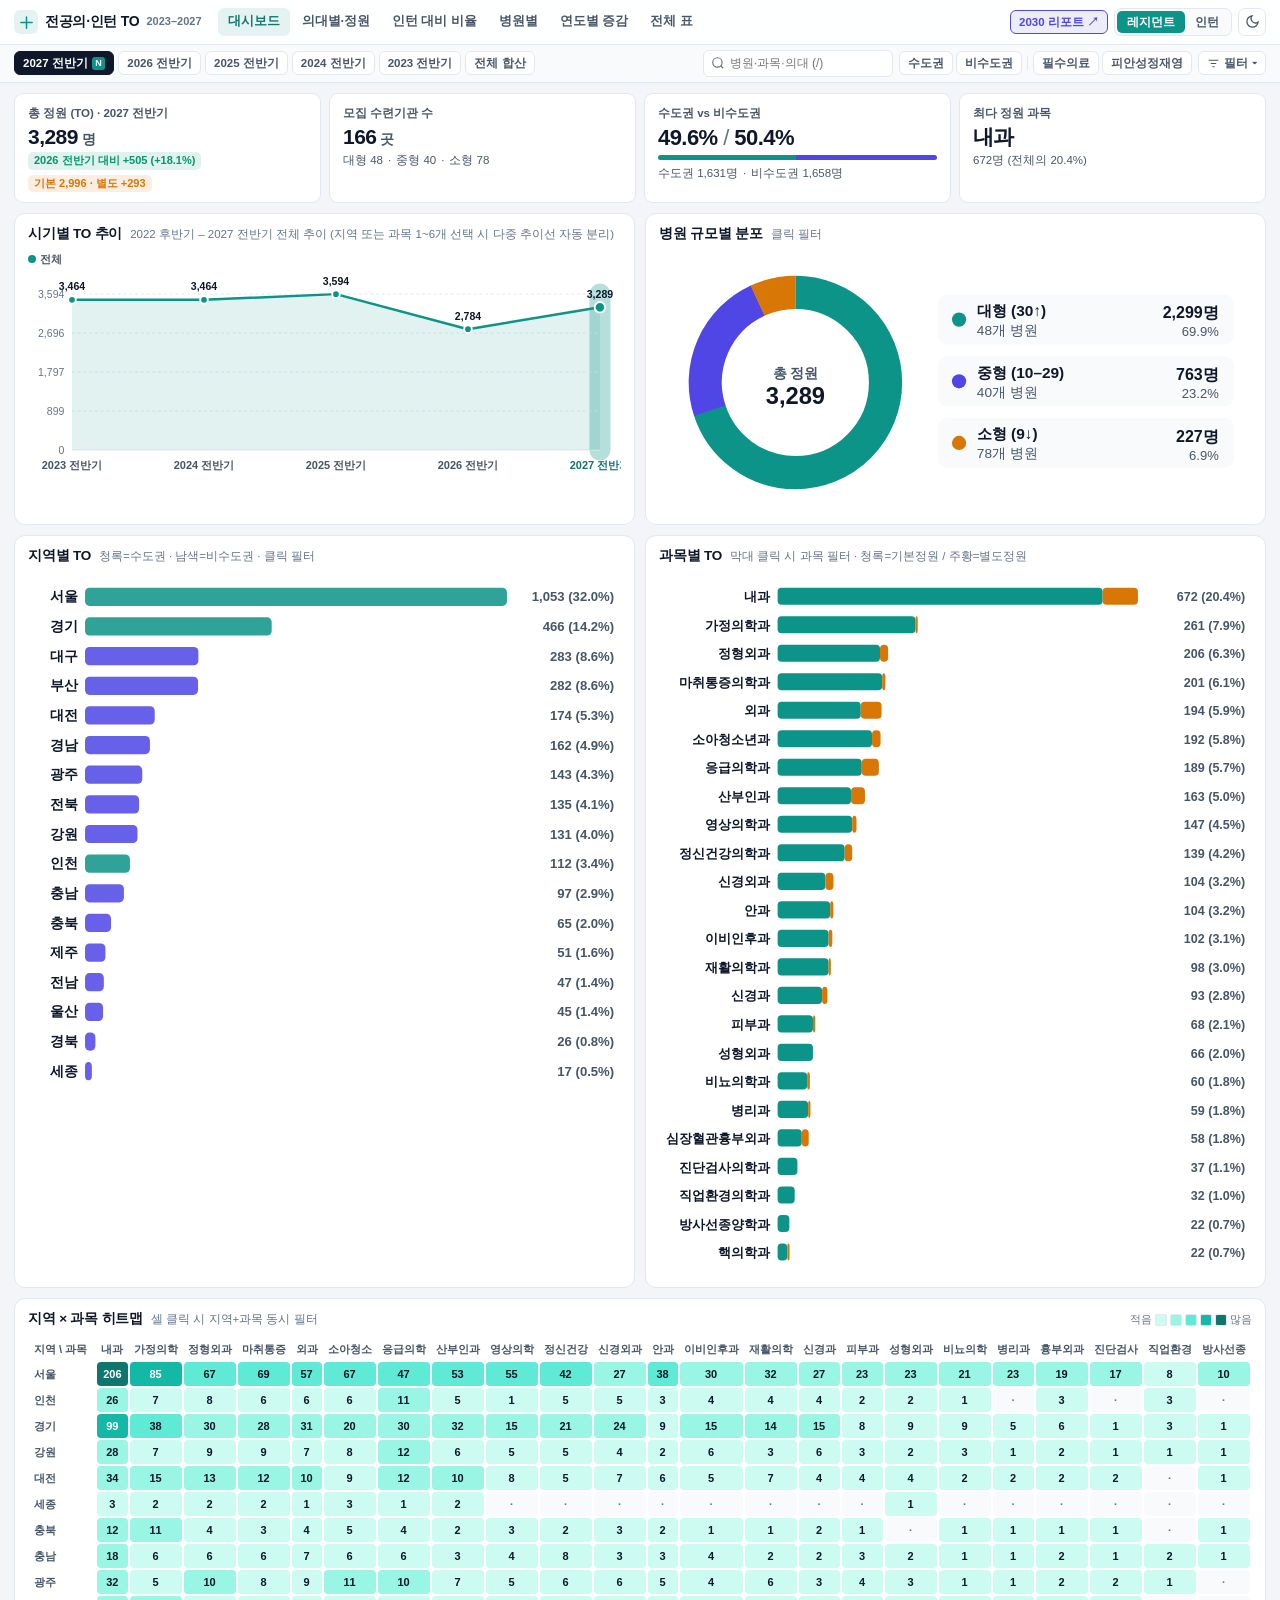
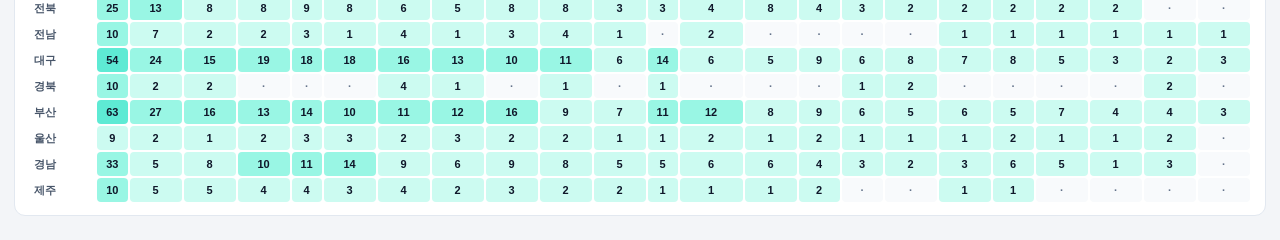
<file: index.html>
<!doctype html>
<html lang="ko">
<head>
  <meta charset="utf-8">
  <meta name="viewport" content="width=device-width, initial-scale=1">
  <meta name="color-scheme" content="light dark">
  <script>
    try {
      document.querySelector('meta[name="color-scheme"]').content =
        localStorage.getItem("color-scheme") ?? "light dark";
    } catch (e) {}
  </script>
  <title>전공의·인턴 TO 탐색기 (2022–2027)</title>
  <link rel="stylesheet" href="./styles.css">
</head>
<body>
  <div class="app-shell">
    <!-- Compact Unified Sticky Header -->
    <header class="topbar">
      <div class="topbar-row topbar-row--main">
        <div class="topbar-left">
          <div class="brand">
            <span class="brand-mark" aria-hidden="true">
              <svg viewBox="0 0 24 24" width="15" height="15" fill="none" stroke="currentColor" stroke-width="2.4" stroke-linecap="round" stroke-linejoin="round">
                <path d="M12 3v18M3 12h18"/>
              </svg>
            </span>
            <h1 class="brand-title">전공의·인턴 TO</h1>
            <span class="brand-range" id="dataRangeLabel">2022–2027</span>
          </div>

          <nav class="nav-tabs" role="tablist" aria-label="분석 화면">
            <button type="button" class="nav-tab is-active" role="tab" aria-selected="true" data-tab="overview">대시보드</button>
            <button type="button" class="nav-tab" role="tab" aria-selected="false" data-tab="schools">의대별·정원</button>
            <button type="button" class="nav-tab" role="tab" aria-selected="false" data-tab="ratio">인턴 대비 비율</button>
            <button type="button" class="nav-tab" role="tab" aria-selected="false" data-tab="hospitals">병원별</button>
            <button type="button" class="nav-tab" role="tab" aria-selected="false" data-tab="diff">연도별 증감</button>
            <button type="button" class="nav-tab" role="tab" aria-selected="false" data-tab="table">전체 표</button>
          </nav>
        </div>

        <div class="topbar-actions">
          <a href="./report-2030.html" class="pill report-link-pill" style="text-decoration:none;border-color:var(--indigo);color:var(--indigo);background:var(--indigo-soft)">2030 리포트 ↗</a>
          <div class="segmented" role="group" aria-label="직역 구분">
            <button type="button" class="seg-btn is-active" data-type-switch="resident" aria-pressed="true">레지던트</button>
            <button type="button" class="seg-btn" data-type-switch="intern" aria-pressed="false">인턴</button>
          </div>

          <!-- Two-state Theme Toggle (modern-web-guidance: dark-mode-toggle) -->
          <button type="button" id="themeToggle" class="icon-btn theme-toggle" title="테마 전환">
            <span class="theme-opt theme-opt--to-dark">
              <svg viewBox="0 0 24 24" width="15" height="15" fill="none" stroke="currentColor" stroke-width="2" aria-hidden="true">
                <path d="M21 12.79A9 9 0 1 1 11.21 3 7 7 0 0 0 21 12.79z"/>
              </svg>
              <span class="sr-only">다크 모드로 전환</span>
            </span>
            <span class="theme-opt theme-opt--to-light">
              <svg viewBox="0 0 24 24" width="15" height="15" fill="none" stroke="currentColor" stroke-width="2" aria-hidden="true">
                <circle cx="12" cy="12" r="5"/>
                <path d="M12 1v2M12 21v2M4.22 4.22l1.42 1.42M18.36 18.36l1.42 1.42M1 12h2M21 12h2M4.22 19.78l1.42-1.42M18.36 5.64l1.42-1.42"/>
              </svg>
              <span class="sr-only">라이트 모드로 전환</span>
            </span>
          </button>
        </div>
      </div>

      <!-- Integrated Compact Control Strip: Term + Search + Presets + Filter Drawer -->
      <div class="topbar-row topbar-row--controls">
        <div class="term-pills" id="termPills" role="group" aria-label="모집 시기 선택"></div>

        <div class="controls-right">
          <div class="search-box">
            <svg class="search-icon" viewBox="0 0 24 24" width="14" height="14" fill="none" stroke="currentColor" stroke-width="2" aria-hidden="true">
              <circle cx="11" cy="11" r="8"/><path d="m21 21-4.3-4.3"/>
            </svg>
            <input type="search" id="searchInput" placeholder="병원·과목·의대 (/)" autocomplete="off" aria-label="병원명, 과목, 의대명 검색">
            <button type="button" id="searchClear" class="search-clear" hidden aria-label="검색어 지우기">×</button>
          </div>

          <div class="quick-presets" aria-label="빠른 필터">
            <button type="button" class="pill" data-region-preset="metro">수도권</button>
            <button type="button" class="pill" data-region-preset="nonmetro">비수도권</button>
            <span class="preset-sep" aria-hidden="true"></span>
            <button type="button" class="pill" data-dept-preset="essential">필수의료</button>
            <button type="button" class="pill" data-dept-preset="popular">피안성정재영</button>
          </div>

          <button type="button" id="toggleFilterDrawer" class="pill filter-drawer-btn" aria-expanded="false" aria-controls="filterDrawer">
            <svg viewBox="0 0 24 24" width="13" height="13" fill="none" stroke="currentColor" stroke-width="2.2" aria-hidden="true">
              <path d="M3 6h18M7 12h10M10 18h4"/>
            </svg>
            <span>필터</span>
            <span class="filter-badge" id="filterCountBadge" hidden>0</span>
            <span class="drawer-caret" aria-hidden="true">▾</span>
          </button>
          <button type="button" id="resetFiltersBtn" class="btn-ghost" hidden>초기화</button>
        </div>
      </div>

      <!-- Collapsible Filter Drawer (drops cleanly under header) -->
      <div class="filter-drawer" id="filterDrawer" hidden>
        <div class="filter-drawer-inner">
          <div class="drawer-row drawer-row--meta">
            <div class="filter-group">
              <span class="filter-label">규모</span>
              <div class="pill-group" id="sizePills" role="group" aria-label="병원 규모 필터">
                <button type="button" class="pill is-active" data-size="all">전체</button>
                <button type="button" class="pill" data-size="large">대형 30↑</button>
                <button type="button" class="pill" data-size="medium">중형 10–29</button>
                <button type="button" class="pill" data-size="small">소형 9↓</button>
              </div>
            </div>
            <div class="filter-toggles">
              <label class="toggle-chip"><input type="checkbox" id="hideZeroToggle" checked><span>TO 0 제외</span></label>
              <label class="toggle-chip" id="extraOnlyWrap"><input type="checkbox" id="extraOnlyToggle"><span>별도정원만</span></label>
              <label class="toggle-chip" id="newOnlyWrap"><input type="checkbox" id="newOnlyToggle"><span>2027 신규만</span></label>
            </div>
          </div>

          <div class="drawer-row">
            <div class="chip-row-head">
              <span class="filter-label">지역</span>
              <button type="button" class="preset-btn" data-region-preset="clear">해제</button>
            </div>
            <div class="chip-scroll" id="regionChips" role="group" aria-label="지역 필터"></div>
          </div>

          <div class="drawer-row" id="deptFilterRow">
            <div class="chip-row-head">
              <span class="filter-label">과목</span>
              <button type="button" class="preset-btn" data-dept-preset="clear">해제</button>
            </div>
            <div class="chip-scroll" id="deptChips" role="group" aria-label="과목 필터"></div>
          </div>
        </div>
      </div>

      <!-- Active Filter Tags (only visible when filters are active) -->
      <div class="active-bar" id="activeBar" hidden>
        <div class="active-bar-inner">
          <span class="active-bar-label">필터:</span>
          <div class="active-tags" id="activeTags"></div>
        </div>
      </div>
    </header>

    <!-- Main Dense Workspace -->
    <main class="main-wrap">
      <!-- KPI Strip (Overview / Hospitals / Table) -->
      <section class="kpi-grid" id="kpiGrid" aria-label="핵심 지표"></section>

      <!-- TAB 1: Overview Dashboard -->
      <section class="tab-panel is-active" id="panel-overview" role="tabpanel">
        <div class="chart-grid chart-grid--overview">
          <article class="card card--trend">
            <header class="card-head">
              <div class="card-head-inline">
                <h2 class="card-title">시기별 TO 추이</h2>
                <span class="card-sub" id="trendSub">지역·과목 1~6개 선택 시 다중 추이선</span>
              </div>
              <div class="card-legend" id="trendLegend"></div>
            </header>
            <div class="chart-box" id="chartTrend"></div>
          </article>

          <article class="card card--scale">
            <header class="card-head">
              <div class="card-head-inline">
                <h2 class="card-title">병원 규모별 분포</h2>
                <span class="card-sub">클릭 필터</span>
              </div>
            </header>
            <div class="chart-box" id="chartScale"></div>
          </article>

          <article class="card">
            <header class="card-head">
              <div class="card-head-inline">
                <h2 class="card-title">지역별 TO</h2>
                <span class="card-sub">청록=수도권 · 남색=비수도권 · 클릭 필터</span>
              </div>
            </header>
            <div class="chart-box" id="chartRegion"></div>
          </article>

          <article class="card" id="cardDeptChart">
            <header class="card-head">
              <div class="card-head-inline">
                <h2 class="card-title" id="deptChartTitle">과목별 TO</h2>
                <span class="card-sub" id="deptChartSub">클릭 시 과목 필터</span>
              </div>
            </header>
            <div class="chart-box" id="chartDept"></div>
          </article>

          <article class="card card--full" id="cardHeatmap">
            <header class="card-head">
              <div class="card-head-inline">
                <h2 class="card-title">지역 × 과목 히트맵</h2>
                <span class="card-sub">셀 클릭 시 지역+과목 동시 필터</span>
              </div>
              <div class="heatmap-scale" aria-hidden="true">
                <span>적음</span>
                <span class="hm-swatch hm-1"></span>
                <span class="hm-swatch hm-2"></span>
                <span class="hm-swatch hm-3"></span>
                <span class="hm-swatch hm-4"></span>
                <span class="hm-swatch hm-5"></span>
                <span>많음</span>
              </div>
            </header>
            <div class="heatmap-scroll" id="chartHeatmap"></div>
          </article>
        </div>
      </section>

      <!-- TAB 2: Medical Schools vs University Quota -->
      <section class="tab-panel" id="panel-schools" role="tabpanel" hidden>
        <div class="inline-toolbar">
          <div class="inline-toolbar-left">
            <span class="badge badge--large" id="schoolScopeBadge">2027 전반기 · 전체 레지던트</span>
            <div class="pill-group" id="schoolKindPills" role="group" aria-label="설립 유형">
              <button type="button" class="pill is-active" data-school-kind="all">전체 40개교</button>
              <button type="button" class="pill" data-school-kind="국립">국립 10</button>
              <button type="button" class="pill" data-school-kind="사립">사립 30</button>
            </div>
            <label class="select-wrap">
              <span>비교 기준</span>
              <select id="schoolFromTerm"></select>
            </label>
          </div>
          <div class="inline-toolbar-right">
            <span class="toolbar-hint">기존 의대 정원 3,058명 기준 · 상단 과목 필터 연동</span>
            <button type="button" id="exportSchoolCsvBtn" class="btn-primary btn-sm">CSV</button>
          </div>
        </div>

        <div class="kpi-grid kpi-grid--compact" id="schoolKpiGrid"></div>

        <div class="chart-grid chart-grid--2">
          <article class="card">
            <header class="card-head">
              <div class="card-head-inline">
                <h2 class="card-title" id="schoolBarTitle">의대 정원 대비 TO 비율 (%)</h2>
                <span class="card-sub">청록=사립 · 남색=국립 · 클릭 시 상세</span>
              </div>
            </header>
            <div class="chart-box" id="chartSchoolBar"></div>
          </article>

          <article class="card">
            <header class="card-head">
              <div class="card-head-inline">
                <h2 class="card-title" id="schoolScatterTitle">의대 정원 × 부속병원 TO</h2>
                <span class="card-sub">등비율선 위쪽일수록 자교 TO 여유</span>
              </div>
            </header>
            <div class="chart-box" id="chartSchoolScatter"></div>
          </article>

          <article class="card card--full table-card">
            <header class="card-head table-head-bar">
              <div class="card-head-inline">
                <h2 class="card-title" id="schoolTableTitle">40개 의과대학 정원 vs 부속·협력병원 TO</h2>
                <span class="card-sub" id="schoolTableSub">의대명 클릭 시 병원별 기여도·과목별 비율 상세</span>
              </div>
            </header>
            <div class="table-scroll" role="region" aria-labelledby="schoolTableTitle" tabindex="0">
              <table id="school-table" class="data-table">
                <caption class="sr-only">전국 40개 의과대학 정원 대비 부속·협력병원 레지던트 및 인턴 TO 비교 표</caption>
                <thead>
                  <tr>
                    <th scope="col" data-type="text"><button type="button" commandfor="school-table" command="--sort">의과대학<span class="sort-icon" aria-hidden="true"></span></button></th>
                    <th scope="col" data-type="text"><button type="button" commandfor="school-table" command="--sort">구분<span class="sort-icon" aria-hidden="true"></span></button></th>
                    <th scope="col" data-type="number" class="num-col"><button type="button" commandfor="school-table" command="--sort">의대 정원<span class="sort-icon" aria-hidden="true"></span></button></th>
                    <th scope="col" data-type="number" class="num-col"><button type="button" commandfor="school-table" command="--sort">부속 인턴<span class="sort-icon" aria-hidden="true"></span></button></th>
                    <th scope="col" data-type="number" class="num-col"><button type="button" commandfor="school-table" command="--sort">부속 과목 TO<span class="sort-icon" aria-hidden="true"></span></button></th>
                    <th scope="col" data-type="number" class="num-col" aria-sort="descending"><button type="button" commandfor="school-table" command="--sort">정원 대비<span class="sort-icon" aria-hidden="true"></span></button></th>
                    <th scope="col" data-type="number" class="num-col"><button type="button" commandfor="school-table" command="--sort">기준 대비(%p)<span class="sort-icon" aria-hidden="true"></span></button></th>
                    <th scope="col">소속 수련병원</th>
                    <th scope="col">추이 (23–27)</th>
                  </tr>
                </thead>
                <tbody id="schoolTableBody"></tbody>
              </table>
            </div>
            <div id="schoolSortStatus" class="sr-only" role="status"></div>
          </article>
        </div>
      </section>

      <!-- TAB 3: Intern-to-Specialty Ratio -->
      <section class="tab-panel" id="panel-ratio" role="tabpanel" hidden>
        <div class="inline-toolbar">
          <div class="inline-toolbar-left">
            <span class="badge badge--large" id="ratioScopeBadge">2027 전반기 · 전체 레지던트</span>
            <label class="select-wrap">
              <span>비교 기준</span>
              <select id="ratioFromTerm"></select>
            </label>
            <label class="select-wrap">
              <span>최소 인턴</span>
              <select id="ratioMinIntern">
                <option value="1">1명↑</option>
                <option value="10" selected>10명↑</option>
                <option value="20">20명↑</option>
                <option value="30">30명↑</option>
              </select>
            </label>
            <label class="toggle-chip">
              <input type="checkbox" id="ratioHideZeroDept" checked>
              <span>과목 TO 0 제외</span>
            </label>
          </div>
          <div class="inline-toolbar-right">
            <span class="toolbar-hint">비율 = 과목 TO ÷ 인턴 TO × 100 · 상단 시기·과목 연동</span>
            <button type="button" id="exportRatioCsvBtn" class="btn-primary btn-sm">CSV</button>
          </div>
        </div>

        <div class="kpi-grid kpi-grid--compact" id="ratioKpiGrid"></div>

        <div class="chart-grid chart-grid--2">
          <article class="card">
            <header class="card-head">
              <div class="card-head-inline">
                <h2 class="card-title" id="ratioBarTitle">병원별 인턴 대비 비율 TOP 20</h2>
                <span class="card-sub">막대=현재 · 점=비교 기준 · 클릭 시 상세</span>
              </div>
            </header>
            <div class="chart-box" id="chartRatioBar"></div>
          </article>

          <article class="card">
            <header class="card-head">
              <div class="card-head-inline">
                <h2 class="card-title" id="ratioScatterTitle">인턴 TO × 과목 TO 분포</h2>
                <span class="card-sub">등비율선 위쪽일수록 인턴 대비 비율 높음</span>
              </div>
            </header>
            <div class="chart-box" id="chartRatioScatter"></div>
          </article>

          <article class="card card--full table-card">
            <header class="card-head table-head-bar">
              <div class="card-head-inline">
                <h2 class="card-title" id="ratioTableTitle">병원별 인턴 대비 과목 비율 & 연도별 변화</h2>
                <span class="card-sub" id="ratioTableSub">총 0개 기관</span>
              </div>
            </header>
            <div class="table-scroll" role="region" aria-labelledby="ratioTableTitle" tabindex="0">
              <table id="ratio-table" class="data-table">
                <caption class="sr-only">병원별 인턴 TO 대비 특정 과목 비율 및 연도별 변화율 표</caption>
                <thead>
                  <tr>
                    <th scope="col" data-type="text"><button type="button" commandfor="ratio-table" command="--sort">지역<span class="sort-icon" aria-hidden="true"></span></button></th>
                    <th scope="col" data-type="text"><button type="button" commandfor="ratio-table" command="--sort">병원명<span class="sort-icon" aria-hidden="true"></span></button></th>
                    <th scope="col" data-type="number" class="num-col"><button type="button" commandfor="ratio-table" command="--sort">인턴 TO<span class="sort-icon" aria-hidden="true"></span></button></th>
                    <th scope="col" data-type="number" class="num-col"><button type="button" commandfor="ratio-table" command="--sort">과목 TO<span class="sort-icon" aria-hidden="true"></span></button></th>
                    <th scope="col" data-type="number" class="num-col" aria-sort="descending"><button type="button" commandfor="ratio-table" command="--sort">현재 비율<span class="sort-icon" aria-hidden="true"></span></button></th>
                    <th scope="col" data-type="number" class="num-col"><button type="button" commandfor="ratio-table" command="--sort">기준 비율<span class="sort-icon" aria-hidden="true"></span></button></th>
                    <th scope="col" data-type="number" class="num-col"><button type="button" commandfor="ratio-table" command="--sort">변화폭(%p)<span class="sort-icon" aria-hidden="true"></span></button></th>
                    <th scope="col" data-type="number" class="num-col"><button type="button" commandfor="ratio-table" command="--sort">변화율(%)<span class="sort-icon" aria-hidden="true"></span></button></th>
                    <th scope="col">추이 (23–27)</th>
                  </tr>
                </thead>
                <tbody id="ratioTableBody"></tbody>
              </table>
            </div>
            <div id="ratioSortStatus" class="sr-only" role="status"></div>
          </article>
        </div>
      </section>

      <!-- TAB 4: Hospital Explorer -->
      <section class="tab-panel" id="panel-hospitals" role="tabpanel" hidden>
        <div class="inline-toolbar">
          <div class="inline-toolbar-left">
            <h2 class="section-heading" id="hospitalCountHeading">병원 순위</h2>
            <span class="toolbar-hint">클릭 시 추이·상세 · 체크박스로 최대 4개 비교</span>
          </div>
          <div class="inline-toolbar-right">
            <label class="select-wrap">
              <span>정렬</span>
              <select id="hospitalSort">
                <option value="to_desc">TO 많은 순</option>
                <option value="to_asc">TO 적은 순</option>
                <option value="delta_desc">전반기 대비 증가 순</option>
                <option value="depts_desc">개설 과목 많은 순</option>
                <option value="name_asc">병원명 가나다 순</option>
              </select>
            </label>
            <button type="button" id="openCompareBtn" class="btn-primary btn-sm" disabled>비교 (<span id="compareCount">0</span>/4)</button>
          </div>
        </div>
        <div class="hospital-grid" id="hospitalGrid"></div>
      </section>

      <!-- TAB 5: YoY Diff & 2027 Analysis -->
      <section class="tab-panel" id="panel-diff" role="tabpanel" hidden>
        <div class="inline-toolbar">
          <div class="inline-toolbar-left">
            <label class="select-wrap"><span>기준</span><select id="diffFrom"></select></label>
            <span class="diff-arrow" aria-hidden="true">→</span>
            <label class="select-wrap"><span>비교</span><select id="diffTo"></select></label>
          </div>
          <div class="inline-toolbar-right">
            <span class="toolbar-hint">2027 PDF는 가톨릭·고려대 산하 병원이 개별 분리 공시</span>
          </div>
        </div>

        <div class="kpi-grid kpi-grid--compact" id="diffKpiGrid"></div>

        <div class="chart-grid chart-grid--2">
          <article class="card">
            <header class="card-head">
              <div class="card-head-inline">
                <h2 class="card-title">지역별 증감</h2>
                <span class="card-sub">순증감 (명)</span>
              </div>
            </header>
            <div class="chart-box" id="chartDiffRegion"></div>
          </article>

          <article class="card" id="cardDiffDept">
            <header class="card-head">
              <div class="card-head-inline">
                <h2 class="card-title">과목별 증감</h2>
                <span class="card-sub">순증감 (명)</span>
              </div>
            </header>
            <div class="chart-box" id="chartDiffDept"></div>
          </article>

          <article class="card card--full">
            <header class="card-head">
              <div class="card-head-inline">
                <h2 class="card-title">2027 정원 특이사항</h2>
                <span class="card-sub">별도정원(b) · 감원(c) · 2027년 신규</span>
              </div>
            </header>
            <div class="special-2027-grid" id="special2027Grid"></div>
          </article>
        </div>
      </section>

      <!-- TAB 6: Full Sortable Data Table -->
      <section class="tab-panel" id="panel-table" role="tabpanel" hidden>
        <div class="card table-card">
          <header class="card-head table-head-bar">
            <div class="card-head-inline">
              <h2 class="card-title" id="tableCaptionTitle">전체 데이터 표</h2>
              <span class="card-sub" id="tableCountSub">총 0건</span>
            </div>
            <div class="table-actions">
              <button type="button" id="exportCsvBtn" class="btn-primary btn-sm">CSV 내려받기</button>
            </div>
          </header>

          <div class="table-scroll" role="region" aria-labelledby="tableCaptionTitle" tabindex="0">
            <table id="data-table" class="data-table">
              <caption class="sr-only">필터링된 전공의·인턴 정원(TO) 데이터 표</caption>
              <thead>
                <tr>
                  <th scope="col" data-type="text"><button type="button" commandfor="data-table" command="--sort">시기<span class="sort-icon" aria-hidden="true"></span></button></th>
                  <th scope="col" data-type="text"><button type="button" commandfor="data-table" command="--sort">지역<span class="sort-icon" aria-hidden="true"></span></button></th>
                  <th scope="col" data-type="text"><button type="button" commandfor="data-table" command="--sort">병원명<span class="sort-icon" aria-hidden="true"></span></button></th>
                  <th scope="col" data-type="text" class="col-dept"><button type="button" commandfor="data-table" command="--sort">과목<span class="sort-icon" aria-hidden="true"></span></button></th>
                  <th scope="col" data-type="number" class="num-col" aria-sort="descending"><button type="button" commandfor="data-table" command="--sort">최종 TO<span class="sort-icon" aria-hidden="true"></span></button></th>
                  <th scope="col" data-type="number" class="num-col col-breakdown"><button type="button" commandfor="data-table" command="--sort">기본<span class="sort-icon" aria-hidden="true"></span></button></th>
                  <th scope="col" data-type="number" class="num-col col-breakdown"><button type="button" commandfor="data-table" command="--sort">별도<span class="sort-icon" aria-hidden="true"></span></button></th>
                  <th scope="col" data-type="number" class="num-col col-breakdown"><button type="button" commandfor="data-table" command="--sort">감원<span class="sort-icon" aria-hidden="true"></span></button></th>
                  <th scope="col" data-type="text"><button type="button" commandfor="data-table" command="--sort">비고<span class="sort-icon" aria-hidden="true"></span></button></th>
                </tr>
              </thead>
              <tbody id="dataTableBody"></tbody>
            </table>
          </div>
          <div class="table-footer" id="tableFooter"></div>
          <div id="tableSortStatus" class="sr-only" role="status"></div>
        </div>
      </section>
    </main>
  </div>

  <!-- Shared Floating Tooltip -->
  <div id="chartTooltip" class="chart-tooltip" hidden role="tooltip"></div>

  <!-- Medical School Detail Modal -->
  <dialog id="schoolDialog" class="modal-dialog modal-dialog--wide" closedby="any" aria-labelledby="schoolDialogTitle">
    <div class="modal-shell">
      <header class="modal-head">
        <div>
          <div class="modal-badges" id="schoolDialogBadges"></div>
          <h2 id="schoolDialogTitle" class="modal-title">의과대학 상세</h2>
        </div>
        <form method="dialog"><button type="submit" class="modal-close" aria-label="닫기">×</button></form>
      </header>
      <div class="modal-body" id="schoolDialogBody"></div>
    </div>
  </dialog>

  <!-- Hospital Detail Modal -->
  <dialog id="hospitalDialog" class="modal-dialog" closedby="any" aria-labelledby="hospitalDialogTitle">
    <div class="modal-shell">
      <header class="modal-head">
        <div>
          <div class="modal-badges" id="hospitalDialogBadges"></div>
          <h2 id="hospitalDialogTitle" class="modal-title">병원 상세</h2>
        </div>
        <form method="dialog"><button type="submit" class="modal-close" aria-label="닫기">×</button></form>
      </header>
      <div class="modal-body" id="hospitalDialogBody"></div>
    </div>
  </dialog>

  <!-- Hospital Compare Modal -->
  <dialog id="compareDialog" class="modal-dialog modal-dialog--wide" closedby="any" aria-labelledby="compareDialogTitle">
    <div class="modal-shell">
      <header class="modal-head">
        <div>
          <h2 id="compareDialogTitle" class="modal-title">병원 TO 비교</h2>
          <p class="card-sub" id="compareDialogSub"></p>
        </div>
        <form method="dialog"><button type="submit" class="modal-close" aria-label="닫기">×</button></form>
      </header>
      <div class="modal-body" id="compareDialogBody"></div>
    </div>
  </dialog>

  <script src="./data.js"></script>
  <script src="./app.js"></script>
</body>
</html>
</file>
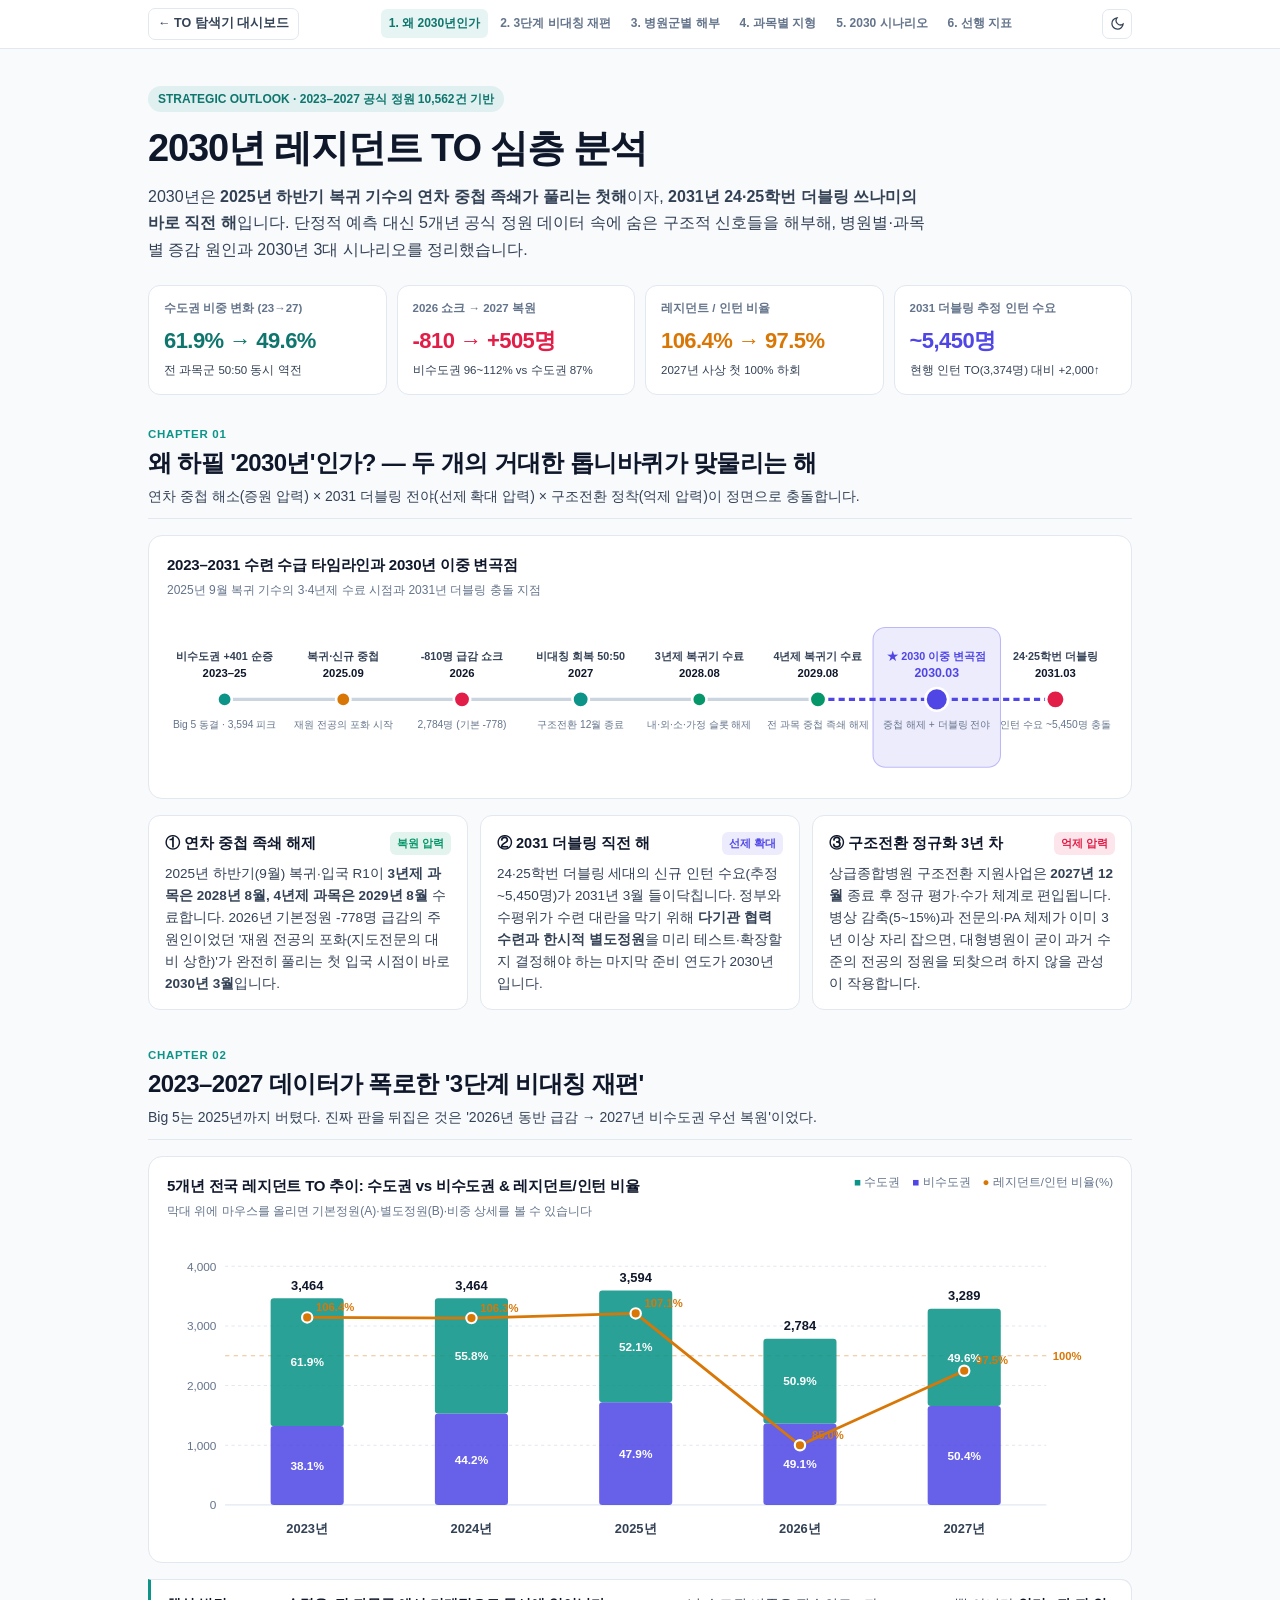
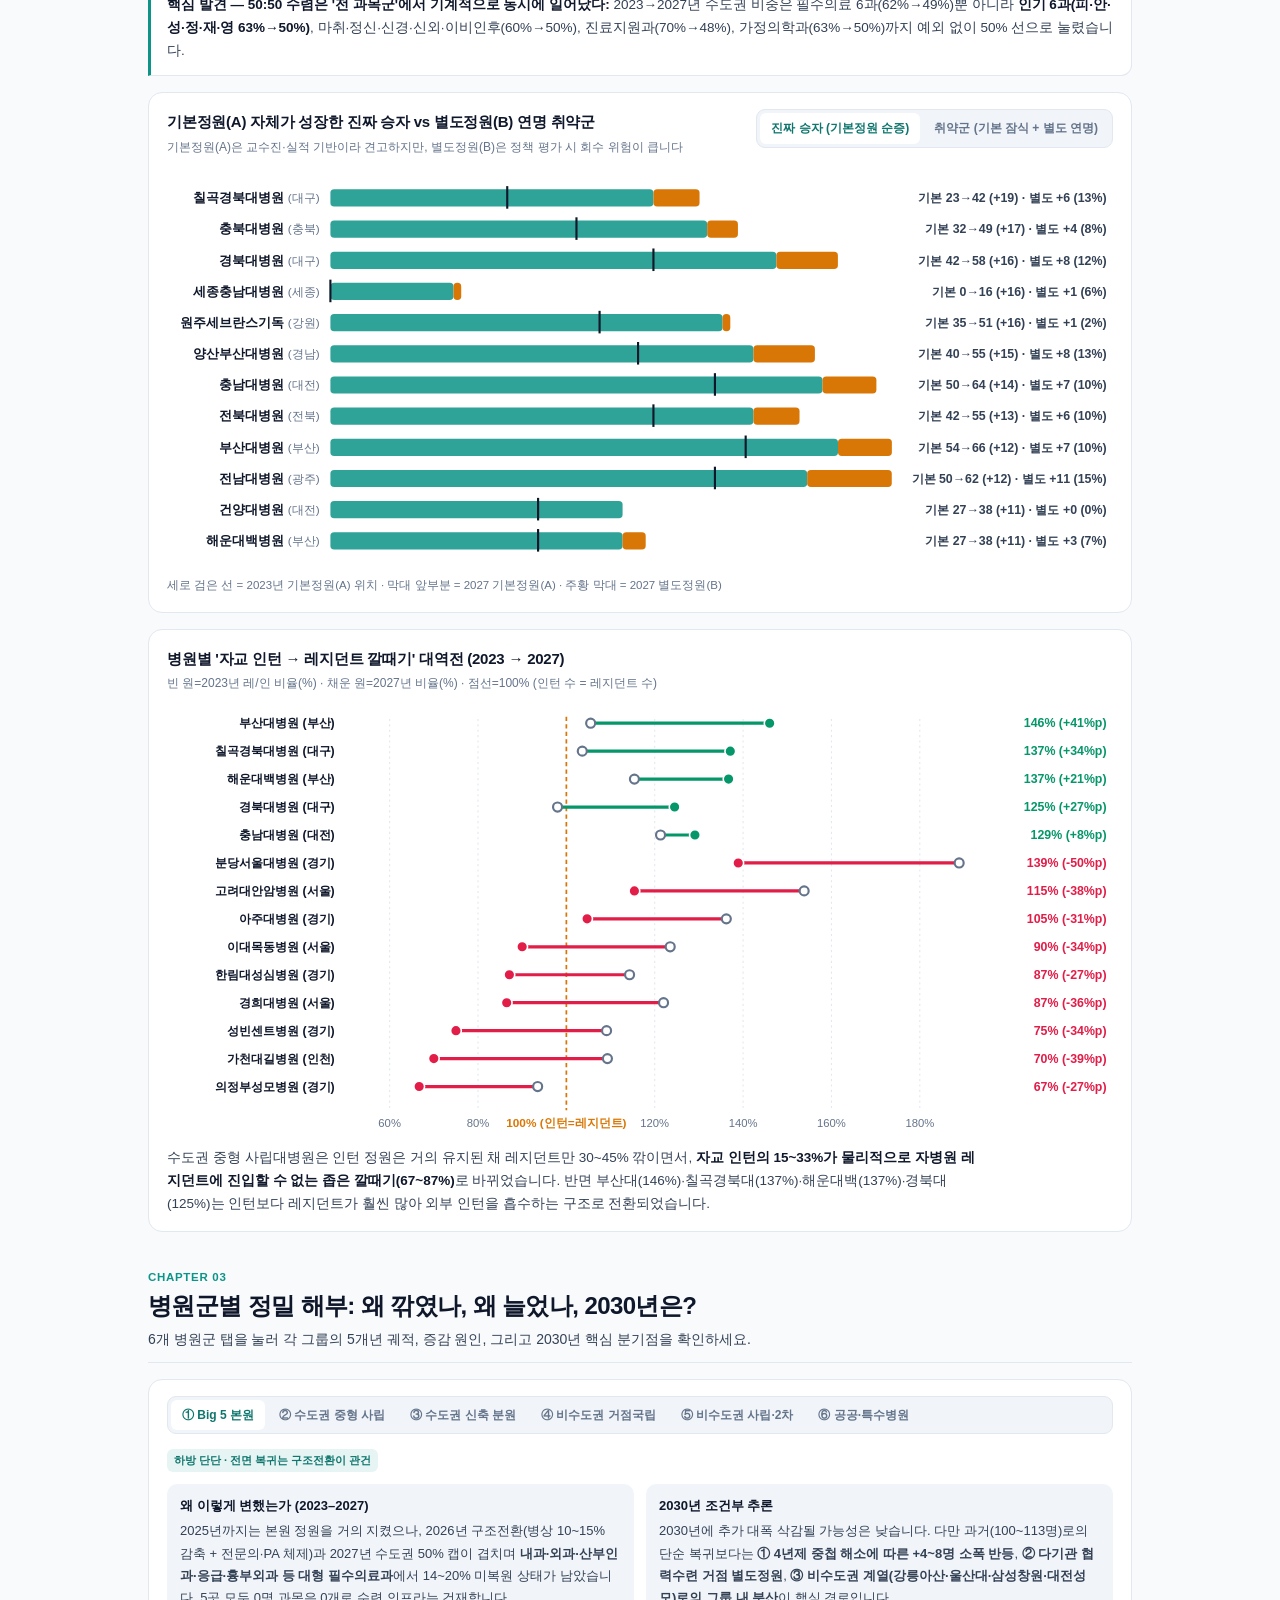
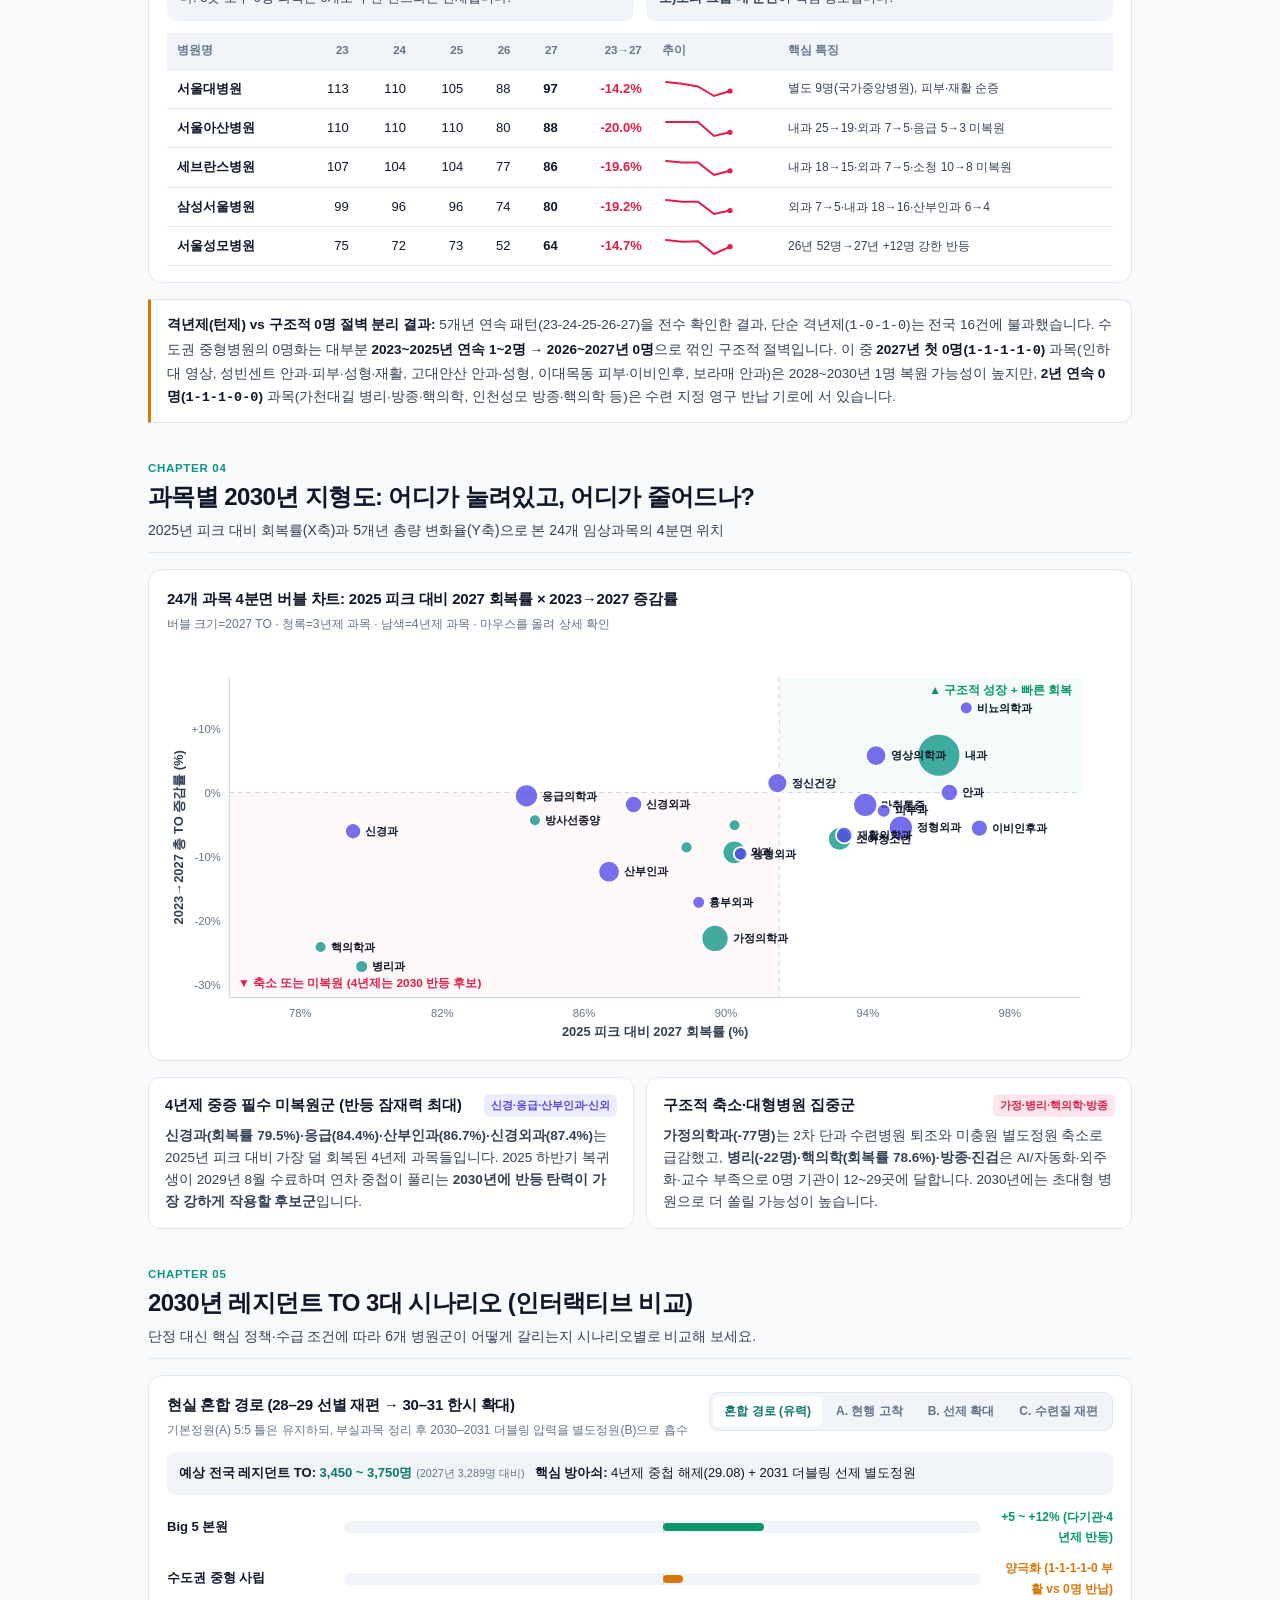
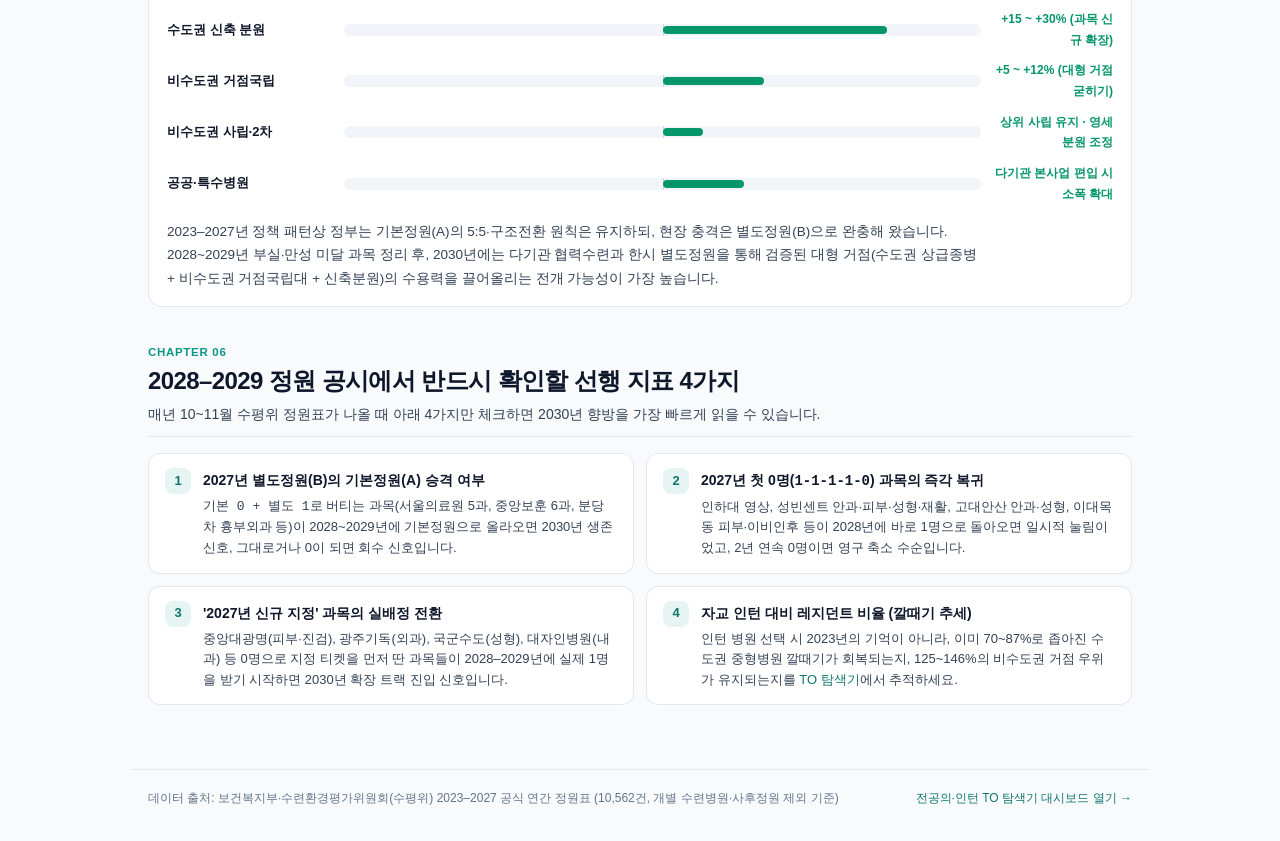
<file: report-2030.html>
<!doctype html>
<html lang="ko">
<head>
  <meta charset="utf-8">
  <meta name="viewport" content="width=device-width, initial-scale=1">
  <meta name="color-scheme" content="light dark">
  <script>
    try {
      document.querySelector('meta[name="color-scheme"]').content =
        localStorage.getItem("color-scheme") ?? "light dark";
    } catch (e) {}
  </script>
  <title>2030년 레지던트 TO 심층 분석 리포트</title>
  <meta name="description" content="2023–2027 수련환경평가위원회 공식 정원 10,562건을 바탕으로 분석한 2030년 레지던트 TO 구조적 동인, 병원별 증감 메커니즘, 3대 시나리오">
  <style>
    :root {
      color-scheme: light dark;
      &:has(> head > meta[name="color-scheme"][content="dark"]) { color-scheme: dark; }
      &:has(> head > meta[name="color-scheme"][content="light"]) { color-scheme: light; }

      --bg: light-dark(#f8fafc, #0b0f14);
      --surface: light-dark(#ffffff, #121821);
      --subtle: light-dark(#f1f5f9, #171f2b);
      --border: light-dark(#e2e8f0, #232e3f);
      --border-strong: light-dark(#cbd5e1, #34445b);

      --ink: light-dark(#0f172a, #f1f5f9);
      --ink-2: light-dark(#334155, #cbd5e1);
      --ink-3: light-dark(#64748b, #94a3b8);

      --teal: light-dark(#0d9488, #2dd4bf);
      --teal-strong: light-dark(#0f766e, #5eead4);
      --teal-soft: light-dark(rgba(13, 148, 136, 0.10), rgba(45, 212, 191, 0.14));

      --indigo: light-dark(#4f46e5, #818cf8);
      --indigo-soft: light-dark(rgba(79, 70, 229, 0.10), rgba(129, 140, 248, 0.15));

      --amber: light-dark(#d97706, #fbbf24);
      --amber-soft: light-dark(rgba(217, 119, 6, 0.12), rgba(251, 191, 36, 0.16));

      --rose: light-dark(#e11d48, #fb7185);
      --rose-soft: light-dark(rgba(225, 29, 72, 0.11), rgba(251, 113, 133, 0.16));

      --emerald: light-dark(#059669, #34d399);
      --emerald-soft: light-dark(rgba(5, 150, 105, 0.11), rgba(52, 211, 153, 0.16));

      --shadow-sm: light-dark(0 1px 2px rgba(15, 23, 42, 0.05), 0 1px 3px rgba(0, 0, 0, 0.35));
      --shadow-md: light-dark(0 8px 24px rgba(15, 23, 42, 0.07), 0 10px 28px rgba(0, 0, 0, 0.45));
      --font-sans: "Pretendard Variable", "Pretendard", -apple-system, BlinkMacSystemFont, "Apple SD Gothic Neo", "Noto Sans KR", sans-serif;
    }

    *, *::before, *::after { box-sizing: border-box; }
    [hidden] { display: none !important; }
    html { scroll-behavior: smooth; }

    body {
      margin: 0;
      background: var(--bg);
      color: var(--ink);
      font-family: var(--font-sans);
      font-size: 15px;
      line-height: 1.72;
      -webkit-font-smoothing: antialiased;
    }

    a { color: var(--teal-strong); text-decoration: none; }
    a:hover { text-decoration: underline; }
    button { font: inherit; color: inherit; cursor: pointer; }
    button:focus-visible, a:focus-visible { outline: 2px solid var(--teal); outline-offset: 2px; }
    .num { font-variant-numeric: tabular-nums; }
    .sr-only {
      position: absolute; width: 1px; height: 1px; margin: -1px;
      overflow: hidden; clip-path: inset(50%); white-space: nowrap; border: 0;
    }

    /* Theme toggle icons (CSS-only) */
    .theme-opt { display: none; align-items: center; justify-content: center; }
    .theme-opt--to-dark { display: inline-flex; }
    .theme-opt--to-light { display: none; }
    @media (prefers-color-scheme: dark) {
      :root:not(:has(> head > meta[name="color-scheme"][content="light"])) .theme-opt--to-dark { display: none; }
      :root:not(:has(> head > meta[name="color-scheme"][content="light"])) .theme-opt--to-light { display: inline-flex; }
    }
    :root:has(> head > meta[name="color-scheme"][content="dark"]) .theme-opt--to-dark { display: none; }
    :root:has(> head > meta[name="color-scheme"][content="dark"]) .theme-opt--to-light { display: inline-flex; }

    /* Sticky Top Nav + Reading Progress */
    .top-nav {
      position: sticky;
      top: 0;
      z-index: 50;
      background: color-mix(in srgb, var(--surface) 88%, transparent);
      backdrop-filter: blur(14px);
      border-bottom: 1px solid var(--border);
    }
    .progress-bar {
      position: absolute;
      bottom: -1px;
      left: 0;
      height: 2px;
      width: 0%;
      background: linear-gradient(90deg, var(--teal), var(--indigo));
      transition: width 0.08s linear;
    }
    .top-nav-inner {
      max-width: 1020px;
      margin: 0 auto;
      padding: 8px 18px;
      display: flex;
      align-items: center;
      justify-content: space-between;
      gap: 12px;
    }
    .nav-back {
      display: inline-flex;
      align-items: center;
      gap: 5px;
      font-size: 12.5px;
      font-weight: 700;
      color: var(--ink-2);
      padding: 4px 9px;
      border-radius: 7px;
      border: 1px solid var(--border);
      background: var(--surface);
      white-space: nowrap;
    }
    .nav-back:hover { text-decoration: none; border-color: var(--teal); color: var(--teal-strong); }

    .toc-links {
      display: flex;
      align-items: center;
      gap: 4px;
      overflow-x: auto;
      font-size: 12px;
      font-weight: 650;
    }
    .toc-links a {
      color: var(--ink-3);
      padding: 4px 8px;
      border-radius: 6px;
      white-space: nowrap;
    }
    .toc-links a:hover, .toc-links a.is-current {
      color: var(--teal-strong);
      background: var(--teal-soft);
      text-decoration: none;
    }

    .icon-btn {
      width: 30px; height: 30px;
      border-radius: 7px;
      border: 1px solid var(--border);
      background: var(--surface);
      color: var(--ink-2);
      display: inline-flex; align-items: center; justify-content: center;
      flex-shrink: 0;
    }
    .icon-btn:hover { border-color: var(--teal); color: var(--ink); }

    /* Hero Header */
    .hero {
      max-width: 1020px;
      margin: 0 auto;
      padding: 36px 18px 20px;
    }
    .hero-eyebrow {
      display: inline-flex;
      align-items: center;
      gap: 7px;
      font-size: 12px;
      font-weight: 750;
      color: var(--teal-strong);
      background: var(--teal-soft);
      padding: 3px 10px;
      border-radius: 999px;
      margin-bottom: 14px;
    }
    .hero h1 {
      margin: 0 0 12px;
      font-size: clamp(26px, 4vw, 38px);
      font-weight: 850;
      letter-spacing: -0.03em;
      line-height: 1.2;
    }
    .hero-lead {
      margin: 0 0 22px;
      font-size: 16px;
      color: var(--ink-2);
      max-width: 780px;
      line-height: 1.65;
    }
    .hero-kpi-strip {
      display: grid;
      grid-template-columns: repeat(4, minmax(0, 1fr));
      gap: 10px;
    }
    .hero-kpi {
      background: var(--surface);
      border: 1px solid var(--border);
      border-radius: 12px;
      padding: 13px 15px;
      box-shadow: var(--shadow-sm);
    }
    .hero-kpi-lbl { font-size: 11.5px; font-weight: 700; color: var(--ink-3); }
    .hero-kpi-val { font-size: 22px; font-weight: 850; letter-spacing: -0.025em; margin: 3px 0 2px; font-variant-numeric: tabular-nums; }
    .hero-kpi-sub { font-size: 11.5px; color: var(--ink-2); }

    /* Article Body */
    .report-main {
      max-width: 1020px;
      margin: 0 auto;
      padding: 10px 18px 64px;
      display: flex;
      flex-direction: column;
      gap: 36px;
    }

    .chapter {
      scroll-margin-top: 64px;
      display: flex;
      flex-direction: column;
      gap: 16px;
    }

    .chapter-head {
      border-bottom: 1px solid var(--border);
      padding-bottom: 10px;
    }
    .chapter-num {
      font-size: 11.5px;
      font-weight: 800;
      letter-spacing: 0.06em;
      text-transform: uppercase;
      color: var(--teal);
      margin-bottom: 2px;
    }
    .chapter-head h2 {
      margin: 0;
      font-size: clamp(20px, 2.5vw, 24px);
      font-weight: 800;
      letter-spacing: -0.025em;
      line-height: 1.3;
    }
    .chapter-summary {
      margin: 6px 0 0;
      font-size: 14px;
      color: var(--ink-2);
    }

    .prose {
      max-width: 820px;
      color: var(--ink-2);
      margin: 0;
    }
    .prose strong { color: var(--ink); font-weight: 750; }

    /* Callout Box */
    .callout {
      border-left: 3.5px solid var(--teal);
      background: var(--surface);
      border-top: 1px solid var(--border);
      border-right: 1px solid var(--border);
      border-bottom: 1px solid var(--border);
      border-radius: 0 11px 11px 0;
      padding: 13px 16px;
      font-size: 13.5px;
      color: var(--ink-2);
      box-shadow: var(--shadow-sm);
    }
    .callout--amber { border-left-color: var(--amber); }
    .callout strong { color: var(--ink); }

    /* Viz Card */
    .viz-card {
      background: var(--surface);
      border: 1px solid var(--border);
      border-radius: 14px;
      padding: 16px 18px;
      box-shadow: var(--shadow-sm);
      display: flex;
      flex-direction: column;
      gap: 12px;
    }
    .viz-head {
      display: flex;
      align-items: flex-start;
      justify-content: space-between;
      gap: 12px;
      flex-wrap: wrap;
    }
    .viz-title { margin: 0; font-size: 15px; font-weight: 800; letter-spacing: -0.015em; }
    .viz-sub { margin: 2px 0 0; font-size: 12px; color: var(--ink-3); }
    .viz-box svg { width: 100%; height: auto; display: block; }

    /* Segmented Tabs inside Viz / Chapters */
    .seg-tabs {
      display: inline-flex;
      gap: 3px;
      padding: 3px;
      border-radius: 9px;
      background: var(--subtle);
      border: 1px solid var(--border);
      flex-wrap: wrap;
    }
    .seg-tab {
      border: 0;
      background: transparent;
      padding: 5px 11px;
      border-radius: 6px;
      font-size: 12px;
      font-weight: 700;
      color: var(--ink-3);
      white-space: nowrap;
    }
    .seg-tab:hover { color: var(--ink); }
    .seg-tab.is-active {
      background: var(--surface);
      color: var(--teal-strong);
      box-shadow: var(--shadow-sm);
    }

    /* Two-column Insight Cards */
    .insight-grid {
      display: grid;
      grid-template-columns: repeat(2, minmax(0, 1fr));
      gap: 12px;
    }
    .insight-grid--3 {
      grid-template-columns: repeat(3, minmax(0, 1fr));
    }
    .insight-card {
      background: var(--surface);
      border: 1px solid var(--border);
      border-radius: 12px;
      padding: 15px 16px;
      box-shadow: var(--shadow-sm);
      display: flex;
      flex-direction: column;
      gap: 7px;
    }
    .insight-card h3 {
      margin: 0;
      font-size: 14.5px;
      font-weight: 800;
      display: flex;
      align-items: center;
      justify-content: space-between;
      gap: 8px;
    }
    .insight-card p {
      margin: 0;
      font-size: 13.5px;
      color: var(--ink-2);
      line-height: 1.62;
    }

    /* Pills & Badges */
    .pill-tag {
      display: inline-flex;
      align-items: center;
      padding: 2px 7px;
      border-radius: 6px;
      font-size: 11px;
      font-weight: 750;
      white-space: nowrap;
    }
    .pill-teal { background: var(--teal-soft); color: var(--teal-strong); }
    .pill-indigo { background: var(--indigo-soft); color: var(--indigo); }
    .pill-amber { background: var(--amber-soft); color: var(--amber); }
    .pill-rose { background: var(--rose-soft); color: var(--rose); }
    .pill-emerald { background: var(--emerald-soft); color: var(--emerald); }

    /* Compact Hospital Group Table */
    .clean-table-wrap { overflow-x: auto; }
    .clean-table {
      width: 100%;
      border-collapse: collapse;
      font-size: 13px;
    }
    .clean-table th, .clean-table td {
      padding: 8px 10px;
      border-bottom: 1px solid var(--border);
      text-align: left;
    }
    .clean-table th {
      font-size: 11.5px;
      font-weight: 750;
      color: var(--ink-3);
      background: var(--subtle);
      white-space: nowrap;
    }
    .clean-table td.num, .clean-table th.num { text-align: right; font-variant-numeric: tabular-nums; }
    .clean-table tbody tr:hover { background: var(--subtle); }

    /* Scenario Bars */
    .scenario-bars {
      display: flex;
      flex-direction: column;
      gap: 10px;
    }
    .sc-row {
      display: grid;
      grid-template-columns: 165px 1fr 120px;
      align-items: center;
      gap: 12px;
      font-size: 13px;
    }
    .sc-label { font-weight: 750; }
    .sc-track {
      height: 12px;
      border-radius: 999px;
      background: var(--subtle);
      position: relative;
      overflow: hidden;
    }
    .sc-center {
      position: absolute;
      left: 50%;
      top: 0;
      bottom: 0;
      width: 1.5px;
      background: var(--border-strong);
    }
    .sc-fill {
      position: absolute;
      top: 2px;
      bottom: 2px;
      border-radius: 999px;
      transition: left 0.25s ease, width 0.25s ease, background 0.25s ease;
    }
    .sc-note { font-size: 12px; font-weight: 700; text-align: right; font-variant-numeric: tabular-nums; }

    /* Checklist */
    .check-list {
      display: grid;
      grid-template-columns: repeat(2, minmax(0, 1fr));
      gap: 12px;
    }
    .check-item {
      background: var(--surface);
      border: 1px solid var(--border);
      border-radius: 12px;
      padding: 14px 16px;
      display: flex;
      gap: 12px;
      align-items: flex-start;
      box-shadow: var(--shadow-sm);
    }
    .check-num {
      width: 26px; height: 26px;
      border-radius: 8px;
      background: var(--teal-soft);
      color: var(--teal-strong);
      font-weight: 850;
      font-size: 13px;
      display: grid; place-items: center;
      flex-shrink: 0;
    }
    .check-item h4 { margin: 0 0 4px; font-size: 14px; font-weight: 800; }
    .check-item p { margin: 0; font-size: 13px; color: var(--ink-2); line-height: 1.58; }

    /* Tooltip */
    .tip {
      position: fixed;
      z-index: 100;
      pointer-events: none;
      background: light-dark(#0f172a, #f8fafc);
      color: light-dark(#f8fafc, #0f172a);
      padding: 7px 10px;
      border-radius: 8px;
      font-size: 12px;
      line-height: 1.45;
      box-shadow: var(--shadow-md);
      max-width: 260px;
    }
    .tip strong { display: block; margin-bottom: 2px; }

    .report-footer {
      max-width: 1020px;
      margin: 0 auto;
      padding: 18px 18px 36px;
      border-top: 1px solid var(--border);
      font-size: 12px;
      color: var(--ink-3);
      display: flex;
      justify-content: space-between;
      flex-wrap: wrap;
      gap: 10px;
    }

    @media (max-width: 820px) {
      .hero-kpi-strip { grid-template-columns: repeat(2, minmax(0, 1fr)); }
      .insight-grid, .insight-grid--3, .check-list { grid-template-columns: 1fr; }
      .toc-links { display: none; }
      .sc-row { grid-template-columns: 120px 1fr 90px; font-size: 12px; }
    }
  </style>
</head>
<body>
  <!-- Sticky Top Nav -->
  <header class="top-nav">
    <div class="top-nav-inner">
      <a class="nav-back" href="./index.html">← TO 탐색기 대시보드</a>
      <nav class="toc-links" aria-label="리포트 목차">
        <a href="#sec-why">1. 왜 2030년인가</a>
        <a href="#sec-macro">2. 3단계 비대칭 재편</a>
        <a href="#sec-hospitals">3. 병원군별 해부</a>
        <a href="#sec-depts">4. 과목별 지형</a>
        <a href="#sec-scenarios">5. 2030 시나리오</a>
        <a href="#sec-check">6. 선행 지표</a>
      </nav>
      <button type="button" id="themeToggle" class="icon-btn" title="테마 전환">
        <span class="theme-opt theme-opt--to-dark">
          <svg viewBox="0 0 24 24" width="15" height="15" fill="none" stroke="currentColor" stroke-width="2" aria-hidden="true">
            <path d="M21 12.79A9 9 0 1 1 11.21 3 7 7 0 0 0 21 12.79z"/>
          </svg>
          <span class="sr-only">다크 모드로 전환</span>
        </span>
        <span class="theme-opt theme-opt--to-light">
          <svg viewBox="0 0 24 24" width="15" height="15" fill="none" stroke="currentColor" stroke-width="2" aria-hidden="true">
            <circle cx="12" cy="12" r="5"/>
            <path d="M12 1v2M12 21v2M4.22 4.22l1.42 1.42M18.36 18.36l1.42 1.42M1 12h2M21 12h2M4.22 19.78l1.42-1.42M18.36 5.64l1.42-1.42"/>
          </svg>
          <span class="sr-only">라이트 모드로 전환</span>
        </span>
      </button>
    </div>
    <div class="progress-bar" id="progressBar"></div>
  </header>

  <!-- Hero -->
  <section class="hero">
    <div class="hero-eyebrow">STRATEGIC OUTLOOK · 2023–2027 공식 정원 10,562건 기반</div>
    <h1>2030년 레지던트 TO 심층 분석</h1>
    <p class="hero-lead">
      2030년은 <strong>2025년 하반기 복귀 기수의 연차 중첩 족쇄가 풀리는 첫해</strong>이자, <strong>2031년 24·25학번 더블링 쓰나미의 바로 직전 해</strong>입니다.
      단정적 예측 대신 5개년 공식 정원 데이터 속에 숨은 구조적 신호들을 해부해, 병원별·과목별 증감 원인과 2030년 3대 시나리오를 정리했습니다.
    </p>

    <div class="hero-kpi-strip">
      <div class="hero-kpi">
        <div class="hero-kpi-lbl">수도권 비중 변화 (23→27)</div>
        <div class="hero-kpi-val" style="color:var(--teal-strong)">61.9% → 49.6%</div>
        <div class="hero-kpi-sub">전 과목군 50:50 동시 역전</div>
      </div>
      <div class="hero-kpi">
        <div class="hero-kpi-lbl">2026 쇼크 → 2027 복원</div>
        <div class="hero-kpi-val" style="color:var(--rose)">-810 → +505명</div>
        <div class="hero-kpi-sub">비수도권 96~112% vs 수도권 87%</div>
      </div>
      <div class="hero-kpi">
        <div class="hero-kpi-lbl">레지던트 / 인턴 비율</div>
        <div class="hero-kpi-val" style="color:var(--amber)">106.4% → 97.5%</div>
        <div class="hero-kpi-sub">2027년 사상 첫 100% 하회</div>
      </div>
      <div class="hero-kpi">
        <div class="hero-kpi-lbl">2031 더블링 추정 인턴 수요</div>
        <div class="hero-kpi-val" style="color:var(--indigo)">~5,450명</div>
        <div class="hero-kpi-sub">현행 인턴 TO(3,374명) 대비 +2,000↑</div>
      </div>
    </div>
  </section>

  <!-- Main Content -->
  <main class="report-main">

    <!-- CHAPTER 1: Why 2030 -->
    <section class="chapter" id="sec-why">
      <div class="chapter-head">
        <div class="chapter-num">Chapter 01</div>
        <h2>왜 하필 '2030년'인가? — 두 개의 거대한 톱니바퀴가 맞물리는 해</h2>
        <p class="chapter-summary">연차 중첩 해소(증원 압력) × 2031 더블링 전야(선제 확대 압력) × 구조전환 정착(억제 압력)이 정면으로 충돌합니다.</p>
      </div>

      <div class="viz-card">
        <div class="viz-head">
          <div>
            <h3 class="viz-title">2023–2031 수련 수급 타임라인과 2030년 이중 변곡점</h3>
            <p class="viz-sub">2025년 9월 복귀 기수의 3·4년제 수료 시점과 2031년 더블링 충돌 지점</p>
          </div>
        </div>
        <div class="viz-box" id="vizTimeline"></div>
      </div>

      <div class="insight-grid insight-grid--3">
        <div class="insight-card">
          <h3><span>① 연차 중첩 족쇄 해제</span><span class="pill-tag pill-emerald">복원 압력</span></h3>
          <p>2025년 하반기(9월) 복귀·입국 R1이 <strong>3년제 과목은 2028년 8월, 4년제 과목은 2029년 8월</strong> 수료합니다. 2026년 기본정원 -778명 급감의 주원인이었던 '재원 전공의 포화(지도전문의 대비 상한)'가 완전히 풀리는 첫 입국 시점이 바로 <strong>2030년 3월</strong>입니다.</p>
        </div>
        <div class="insight-card">
          <h3><span>② 2031 더블링 직전 해</span><span class="pill-tag pill-indigo">선제 확대</span></h3>
          <p>24·25학번 더블링 세대의 신규 인턴 수요(추정 ~5,450명)가 2031년 3월 들이닥칩니다. 정부와 수평위가 수련 대란을 막기 위해 <strong>다기관 협력수련과 한시적 별도정원</strong>을 미리 테스트·확장할지 결정해야 하는 마지막 준비 연도가 2030년입니다.</p>
        </div>
        <div class="insight-card">
          <h3><span>③ 구조전환 정규화 3년 차</span><span class="pill-tag pill-rose">억제 압력</span></h3>
          <p>상급종합병원 구조전환 지원사업은 <strong>2027년 12월</strong> 종료 후 정규 평가·수가 체계로 편입됩니다. 병상 감축(5~15%)과 전문의·PA 체제가 이미 3년 이상 자리 잡으면, 대형병원이 굳이 과거 수준의 전공의 정원을 되찾으려 하지 않을 관성이 작용합니다.</p>
        </div>
      </div>
    </section>

    <!-- CHAPTER 2: 3-Stage Asymmetric Shift -->
    <section class="chapter" id="sec-macro">
      <div class="chapter-head">
        <div class="chapter-num">Chapter 02</div>
        <h2>2023–2027 데이터가 폭로한 '3단계 비대칭 재편'</h2>
        <p class="chapter-summary">Big 5는 2025년까지 버텼다. 진짜 판을 뒤집은 것은 '2026년 동반 급감 → 2027년 비수도권 우선 복원'이었다.</p>
      </div>

      <div class="viz-card">
        <div class="viz-head">
          <div>
            <h3 class="viz-title">5개년 전국 레지던트 TO 추이: 수도권 vs 비수도권 & 레지던트/인턴 비율</h3>
            <p class="viz-sub">막대 위에 마우스를 올리면 기본정원(A)·별도정원(B)·비중 상세를 볼 수 있습니다</p>
          </div>
          <div style="display:flex;gap:12px;font-size:11.5px;color:var(--ink-3)">
            <span><strong style="color:var(--teal)">■</strong> 수도권</span>
            <span><strong style="color:var(--indigo)">■</strong> 비수도권</span>
            <span><strong style="color:var(--amber)">●</strong> 레지던트/인턴 비율(%)</span>
          </div>
        </div>
        <div class="viz-box" id="vizMacro"></div>
      </div>

      <div class="callout">
        <strong>핵심 발견 — 50:50 수렴은 '전 과목군'에서 기계적으로 동시에 일어났다:</strong>
        2023→2027년 수도권 비중은 필수의료 6과(62%→49%)뿐 아니라 <strong>인기 6과(피·안·성·정·재·영 63%→50%)</strong>, 마취·정신·신경·신외·이비인후(60%→50%), 진료지원과(70%→48%), 가정의학과(63%→50%)까지 예외 없이 50% 선으로 눌렸습니다.
      </div>

      <!-- Viz 3: Base(A) True Winners vs Extra(B) Vulnerable -->
      <div class="viz-card">
        <div class="viz-head">
          <div>
            <h3 class="viz-title" id="vizBaseTitle">기본정원(A) 자체가 성장한 진짜 승자 vs 별도정원(B) 연명 취약군</h3>
            <p class="viz-sub" id="vizBaseSub">기본정원(A)은 교수진·실적 기반이라 견고하지만, 별도정원(B)은 정책 평가 시 회수 위험이 큽니다</p>
          </div>
          <div class="seg-tabs" role="tablist" aria-label="기본정원 대 별도정원 보기">
            <button type="button" class="seg-tab is-active" data-base-mode="winners">진짜 승자 (기본정원 순증)</button>
            <button type="button" class="seg-tab" data-base-mode="vulnerable">취약군 (기본 잠식 + 별도 연명)</button>
          </div>
        </div>
        <div class="viz-box" id="vizBaseExtra"></div>
      </div>

      <!-- Viz 4: Funnel Dumbbell Chart -->
      <div class="viz-card">
        <div class="viz-head">
          <div>
            <h3 class="viz-title">병원별 '자교 인턴 → 레지던트 깔때기' 대역전 (2023 → 2027)</h3>
            <p class="viz-sub">빈 원=2023년 레/인 비율(%) · 채운 원=2027년 비율(%) · 점선=100% (인턴 수 = 레지던트 수)</p>
          </div>
        </div>
        <div class="viz-box" id="vizFunnel"></div>
        <p class="prose" style="font-size:13.5px">
          수도권 중형 사립대병원은 인턴 정원은 거의 유지된 채 레지던트만 30~45% 깎이면서, <strong>자교 인턴의 15~33%가 물리적으로 자병원 레지던트에 진입할 수 없는 좁은 깔때기(67~87%)</strong>로 바뀌었습니다. 반면 부산대(146%)·칠곡경북대(137%)·해운대백(137%)·경북대(125%)는 인턴보다 레지던트가 훨씬 많아 외부 인턴을 흡수하는 구조로 전환되었습니다.
        </p>
      </div>
    </section>

    <!-- CHAPTER 3: Hospital Group Deep Dive -->
    <section class="chapter" id="sec-hospitals">
      <div class="chapter-head">
        <div class="chapter-num">Chapter 03</div>
        <h2>병원군별 정밀 해부: 왜 깎였나, 왜 늘었나, 2030년은?</h2>
        <p class="chapter-summary">6개 병원군 탭을 눌러 각 그룹의 5개년 궤적, 증감 원인, 그리고 2030년 핵심 분기점을 확인하세요.</p>
      </div>

      <div class="viz-card">
        <div class="seg-tabs" id="groupTabs" role="tablist" aria-label="병원군 선택">
          <button type="button" class="seg-tab is-active" data-group="big5">① Big 5 본원</button>
          <button type="button" class="seg-tab" data-group="metroMid">② 수도권 중형 사립</button>
          <button type="button" class="seg-tab" data-group="newBranch">③ 수도권 신축 분원</button>
          <button type="button" class="seg-tab" data-group="national">④ 비수도권 거점국립</button>
          <button type="button" class="seg-tab" data-group="nonMetroPriv">⑤ 비수도권 사립·2차</button>
          <button type="button" class="seg-tab" data-group="public">⑥ 공공·특수병원</button>
        </div>
        <div id="groupDetailBox"></div>
      </div>

      <div class="callout callout--amber">
        <strong>격년제(턴제) vs 구조적 0명 절벽 분리 결과:</strong>
        5개년 연속 패턴(23-24-25-26-27)을 전수 확인한 결과, 단순 격년제(<code>1-0-1-0</code>)는 전국 16건에 불과했습니다. 수도권 중형병원의 0명화는 대부분 <strong>2023~2025년 연속 1~2명 → 2026~2027년 0명</strong>으로 꺾인 구조적 절벽입니다. 이 중 <strong>2027년 첫 0명(<code>1-1-1-1-0</code>)</strong> 과목(인하대 영상, 성빈센트 안과·피부·성형·재활, 고대안산 안과·성형, 이대목동 피부·이비인후, 보라매 안과)은 2028~2030년 1명 복원 가능성이 높지만, <strong>2년 연속 0명(<code>1-1-1-0-0</code>)</strong> 과목(가천대길 병리·방종·핵의학, 인천성모 방종·핵의학 등)은 수련 지정 영구 반납 기로에 서 있습니다.
      </div>
    </section>

    <!-- CHAPTER 4: Specialty Quadrant -->
    <section class="chapter" id="sec-depts">
      <div class="chapter-head">
        <div class="chapter-num">Chapter 04</div>
        <h2>과목별 2030년 지형도: 어디가 눌려있고, 어디가 줄어드나?</h2>
        <p class="chapter-summary">2025년 피크 대비 회복률(X축)과 5개년 총량 변화율(Y축)으로 본 24개 임상과목의 4분면 위치</p>
      </div>

      <div class="viz-card">
        <div class="viz-head">
          <div>
            <h3 class="viz-title">24개 과목 4분면 버블 차트: 2025 피크 대비 2027 회복률 × 2023→2027 증감률</h3>
            <p class="viz-sub">버블 크기=2027 TO · 청록=3년제 과목 · 남색=4년제 과목 · 마우스를 올려 상세 확인</p>
          </div>
        </div>
        <div class="viz-box" id="vizDeptQuad"></div>
      </div>

      <div class="insight-grid">
        <div class="insight-card">
          <h3><span>4년제 중증 필수 미복원군 (반등 잠재력 최대)</span><span class="pill-tag pill-indigo">신경·응급·산부인과·신외</span></h3>
          <p><strong>신경과(회복률 79.5%)·응급(84.4%)·산부인과(86.7%)·신경외과(87.4%)</strong>는 2025년 피크 대비 가장 덜 회복된 4년제 과목들입니다. 2025 하반기 복귀생이 2029년 8월 수료하며 연차 중첩이 풀리는 <strong>2030년에 반등 탄력이 가장 강하게 작용할 후보군</strong>입니다.</p>
        </div>
        <div class="insight-card">
          <h3><span>구조적 축소·대형병원 집중군</span><span class="pill-tag pill-rose">가정·병리·핵의학·방종</span></h3>
          <p><strong>가정의학과(-77명)</strong>는 2차 단과 수련병원 퇴조와 미충원 별도정원 축소로 급감했고, <strong>병리(-22명)·핵의학(회복률 78.6%)·방종·진검</strong>은 AI/자동화·외주화·교수 부족으로 0명 기관이 12~29곳에 달합니다. 2030년에는 초대형 병원으로 더 쏠릴 가능성이 높습니다.</p>
        </div>
      </div>
    </section>

    <!-- CHAPTER 5: Interactive 2030 Scenario Simulator -->
    <section class="chapter" id="sec-scenarios">
      <div class="chapter-head">
        <div class="chapter-num">Chapter 05</div>
        <h2>2030년 레지던트 TO 3대 시나리오 (인터랙티브 비교)</h2>
        <p class="chapter-summary">단정 대신 핵심 정책·수급 조건에 따라 6개 병원군이 어떻게 갈리는지 시나리오별로 비교해 보세요.</p>
      </div>

      <div class="viz-card">
        <div class="viz-head">
          <div>
            <h3 class="viz-title" id="scTitle">현실 혼합 경로 (28–29 선별 재편 → 30–31 한시 확대)</h3>
            <p class="viz-sub" id="scSub">기본정원 5:5 틀은 유지하되, 부실과목 정리 후 2030–2031 더블링 압력을 별도정원(B)으로 흡수</p>
          </div>
          <div class="seg-tabs" id="scenarioTabs" role="tablist" aria-label="2030 시나리오 선택">
            <button type="button" class="seg-tab is-active" data-sc="mixed">혼합 경로 (유력)</button>
            <button type="button" class="seg-tab" data-sc="A">A. 현행 고착</button>
            <button type="button" class="seg-tab" data-sc="B">B. 선제 확대</button>
            <button type="button" class="seg-tab" data-sc="C">C. 수련질 재편</button>
          </div>
        </div>

        <div style="display:flex;gap:10px;flex-wrap:wrap;padding:10px 12px;border-radius:9px;background:var(--subtle);font-size:13px" id="scMetaStrip"></div>

        <div class="scenario-bars" id="scenarioBars"></div>

        <p class="prose" id="scNarrative" style="font-size:13.5px;margin-top:4px"></p>
      </div>
    </section>

    <!-- CHAPTER 6: Actionable Leading Indicators -->
    <section class="chapter" id="sec-check">
      <div class="chapter-head">
        <div class="chapter-num">Chapter 06</div>
        <h2>2028–2029 정원 공시에서 반드시 확인할 선행 지표 4가지</h2>
        <p class="chapter-summary">매년 10~11월 수평위 정원표가 나올 때 아래 4가지만 체크하면 2030년 향방을 가장 빠르게 읽을 수 있습니다.</p>
      </div>

      <div class="check-list">
        <div class="check-item">
          <div class="check-num">1</div>
          <div>
            <h4>2027년 별도정원(B)의 기본정원(A) 승격 여부</h4>
            <p><code>기본 0 + 별도 1</code>로 버티는 과목(서울의료원 5과, 중앙보훈 6과, 분당차 흉부외과 등)이 2028~2029년에 기본정원으로 올라오면 2030년 생존 신호, 그대로거나 0이 되면 회수 신호입니다.</p>
          </div>
        </div>
        <div class="check-item">
          <div class="check-num">2</div>
          <div>
            <h4>2027년 첫 0명(<code>1-1-1-1-0</code>) 과목의 즉각 복귀</h4>
            <p>인하대 영상, 성빈센트 안과·피부·성형·재활, 고대안산 안과·성형, 이대목동 피부·이비인후 등이 2028년에 바로 1명으로 돌아오면 일시적 눌림이었고, 2년 연속 0명이면 영구 축소 수순입니다.</p>
          </div>
        </div>
        <div class="check-item">
          <div class="check-num">3</div>
          <div>
            <h4>'2027년 신규 지정' 과목의 실배정 전환</h4>
            <p>중앙대광명(피부·진검), 광주기독(외과), 국군수도(성형), 대자인병원(내과) 등 0명으로 지정 티켓을 먼저 딴 과목들이 2028–2029년에 실제 1명을 받기 시작하면 2030년 확장 트랙 진입 신호입니다.</p>
          </div>
        </div>
        <div class="check-item">
          <div class="check-num">4</div>
          <div>
            <h4>자교 인턴 대비 레지던트 비율 (깔때기 추세)</h4>
            <p>인턴 병원 선택 시 2023년의 기억이 아니라, 이미 70~87%로 좁아진 수도권 중형병원 깔때기가 회복되는지, 125~146%의 비수도권 거점 우위가 유지되는지를 <a href="./index.html">TO 탐색기</a>에서 추적하세요.</p>
          </div>
        </div>
      </div>
    </section>
  </main>

  <footer class="report-footer">
    <span>데이터 출처: 보건복지부·수련환경평가위원회(수평위) 2023–2027 공식 연간 정원표 (10,562건, 개별 수련병원·사후정원 제외 기준)</span>
    <a href="./index.html">전공의·인턴 TO 탐색기 대시보드 열기 →</a>
  </footer>

  <div id="tip" class="tip" hidden role="tooltip"></div>

  <script>
  (() => {
    "use strict";

    // =========================================================================
    // Theme Toggle (modern-web-guidance: dark-mode-toggle)
    // =========================================================================
    const metaCS = document.querySelector('meta[name="color-scheme"]');
    const getSys = () => window.matchMedia("(prefers-color-scheme: dark)").matches ? "dark" : "light";
    const getStored = () => { try { const v = localStorage.getItem("color-scheme"); return v === "light" || v === "dark" ? v : null; } catch { return null; } };
    document.getElementById("themeToggle").addEventListener("click", () => {
      const sys = getSys();
      const cur = getStored() ?? sys;
      const nxt = cur === "dark" ? "light" : "dark";
      try {
        if (nxt === sys) { localStorage.removeItem("color-scheme"); metaCS.content = "light dark"; }
        else { localStorage.setItem("color-scheme", nxt); metaCS.content = nxt; }
      } catch { metaCS.content = nxt === sys ? "light dark" : nxt; }
    });
    window.addEventListener("storage", (e) => { if (e.key === "color-scheme") metaCS.content = getStored() ?? "light dark"; });

    // Reading progress & active TOC
    const progressEl = document.getElementById("progressBar");
    const tocLinks = [...document.querySelectorAll(".toc-links a")];
    const sections = tocLinks.map((a) => document.querySelector(a.getAttribute("href")));
    window.addEventListener("scroll", () => {
      const h = document.documentElement.scrollHeight - window.innerHeight;
      progressEl.style.width = `${h > 0 ? Math.min(100, (window.scrollY / h) * 100) : 0}%`;
      let curIdx = 0;
      sections.forEach((sec, i) => { if (sec && sec.getBoundingClientRect().top <= 120) curIdx = i; });
      tocLinks.forEach((a, i) => a.classList.toggle("is-current", i === curIdx));
    }, { passive: true });

    // Tooltip
    const tip = document.getElementById("tip");
    function showTip(e, html) {
      tip.innerHTML = html;
      tip.hidden = false;
      moveTip(e);
    }
    function moveTip(e) {
      if (tip.hidden) return;
      const r = tip.getBoundingClientRect();
      let x = e.clientX + 14, y = e.clientY + 14;
      if (x + r.width > window.innerWidth - 8) x = e.clientX - r.width - 14;
      if (y + r.height > window.innerHeight - 8) y = e.clientY - r.height - 14;
      tip.style.left = `${Math.max(8, x)}px`;
      tip.style.top = `${Math.max(8, y)}px`;
    }
    const hideTip = () => { tip.hidden = true; };

    // =========================================================================
    // VIZ 1: 2023-2031 Structural Timeline SVG
    // =========================================================================
    function renderTimeline() {
      const nodes = [
        { yr: "2023–25", top: "비수도권 +401 순증", bot: "Big 5 동결 · 3,594 피크", col: "var(--teal)", r: 7 },
        { yr: "2025.09", top: "복귀·신규 중첩", bot: "재원 전공의 포화 시작", col: "var(--amber)", r: 7 },
        { yr: "2026", top: "-810명 급감 쇼크", bot: "2,784명 (기본 -778)", col: "var(--rose)", r: 8 },
        { yr: "2027", top: "비대칭 회복 50:50", bot: "구조전환 12월 종료", col: "var(--teal)", r: 8 },
        { yr: "2028.08", top: "3년제 복귀기 수료", bot: "내·외·소·가정 슬롯 해제", col: "var(--emerald)", r: 7 },
        { yr: "2029.08", top: "4년제 복귀기 수료", bot: "전 과목 중첩 족쇄 해제", col: "var(--emerald)", r: 8 },
        { yr: "2030.03", top: "★ 2030 이중 변곡점", bot: "중첩 해제 + 더블링 전야", col: "var(--indigo)", r: 11, hero: true },
        { yr: "2031.03", top: "24·25학번 더블링", bot: "인턴 수요 ~5,450명 충돌", col: "var(--rose)", r: 9 },
      ];
      const W = 920, H = 165, yMid = 84;
      const xOf = (i) => 56 + (i / (nodes.length - 1)) * (W - 112);

      const segs = `
        <line x1="${xOf(0)}" y1="${yMid}" x2="${xOf(5)}" y2="${yMid}" stroke="var(--border-strong)" stroke-width="3" stroke-linecap="round"/>
        <line x1="${xOf(5)}" y1="${yMid}" x2="${xOf(7)}" y2="${yMid}" stroke="var(--indigo)" stroke-width="3" stroke-dasharray="6 4"/>
        <rect x="${(xOf(6) - 62).toFixed(1)}" y="14" width="124" height="136" rx="12" fill="var(--indigo-soft)" stroke="var(--indigo)" stroke-opacity="0.35"/>
      `;
      const pts = nodes.map((n, i) => {
        const x = xOf(i).toFixed(1);
        return `
          <g>
            <circle cx="${x}" cy="${yMid}" r="${n.r}" fill="${n.col}" stroke="var(--surface)" stroke-width="2.5"/>
            <text x="${x}" y="${yMid - 22}" text-anchor="middle" fill="${n.hero ? "var(--indigo)" : "var(--ink)"}" font-size="${n.hero ? 12 : 11}" font-weight="${n.hero ? 850 : 750}">${n.yr}</text>
            <text x="${x}" y="${yMid - 38}" text-anchor="middle" fill="${n.hero ? "var(--indigo)" : "var(--ink-2)"}" font-size="10.5" font-weight="${n.hero ? 800 : 650}">${n.top}</text>
            <text x="${x}" y="${yMid + 28}" text-anchor="middle" fill="var(--ink-3)" font-size="10">${n.bot}</text>
          </g>
        `;
      }).join("");

      document.getElementById("vizTimeline").innerHTML = `<svg viewBox="0 0 ${W} ${H}" role="img" aria-label="2023에서 2031 수련 수급 타임라인">${segs}${pts}</svg>`;
    }

    // =========================================================================
    // VIZ 2: 2023-2027 Macro Stacked Bar + Res/Intern Ratio Line
    // =========================================================================
    function renderMacro() {
      const years = [
        { yr: "2023", tot: 3464, base: 3150, ex: 314, met: 2144, non: 1320, itn: 3255 },
        { yr: "2024", tot: 3464, base: 3160, ex: 304, met: 1932, non: 1532, itn: 3258 },
        { yr: "2025", tot: 3594, base: 3278, ex: 316, met: 1873, non: 1721, itn: 3356 },
        { yr: "2026", tot: 2784, base: 2500, ex: 284, met: 1418, non: 1366, itn: 3275 },
        { yr: "2027", tot: 3289, base: 2996, ex: 293, met: 1631, non: 1658, itn: 3374 },
      ];
      const W = 880, H = 290, pad = { t: 30, r: 62, b: 38, l: 54 };
      const cw = W - pad.l - pad.r, ch = H - pad.t - pad.b;
      const maxTO = 4000;
      const xOf = (i) => pad.l + (i + 0.5) * (cw / years.length);
      const yTO = (v) => pad.t + ch - (v / maxTO) * ch;
      const yRatio = (pct) => pad.t + ch - ((pct - 75) / 40) * ch; // 75%..115%

      let grid = "";
      for (const v of [0, 1000, 2000, 3000, 4000]) {
        const y = yTO(v);
        grid += `<line x1="${pad.l}" y1="${y}" x2="${W - pad.r}" y2="${y}" stroke="var(--border)" stroke-dasharray="${v ? "3 3" : ""}"/>`;
        grid += `<text x="${pad.l - 8}" y="${y + 4}" text-anchor="end" fill="var(--ink-3)" font-size="11">${v.toLocaleString()}</text>`;
      }
      // 100% reference on right axis
      const y100 = yRatio(100);
      grid += `<line x1="${pad.l}" y1="${y100}" x2="${W - pad.r}" y2="${y100}" stroke="var(--amber)" stroke-opacity="0.45" stroke-dasharray="4 4"/>`;
      grid += `<text x="${W - pad.r + 6}" y="${y100 + 4}" fill="var(--amber)" font-size="10.5" font-weight="700">100%</text>`;

      const barW = 68;
      let bars = "";
      const linePts = [];
      years.forEach((d, i) => {
        const cx = xOf(i);
        const hMet = (d.met / maxTO) * ch;
        const hNon = (d.non / maxTO) * ch;
        const yNonTop = pad.t + ch - hNon;
        const yMetTop = yNonTop - hMet;
        const metPct = (d.met / d.tot * 100).toFixed(1);
        const ratio = d.tot / d.itn * 100;
        linePts.push([cx, yRatio(ratio), ratio, d]);

        bars += `
          <g class="macro-bar" style="cursor:pointer" data-idx="${i}">
            <rect x="${(cx - barW / 2).toFixed(1)}" y="${yNonTop.toFixed(1)}" width="${barW}" height="${hNon.toFixed(1)}" rx="3" fill="var(--indigo)" fill-opacity="0.86"/>
            <rect x="${(cx - barW / 2).toFixed(1)}" y="${yMetTop.toFixed(1)}" width="${barW}" height="${hMet.toFixed(1)}" rx="3" fill="var(--teal)" fill-opacity="0.88"/>
            <text x="${cx.toFixed(1)}" y="${(yMetTop - 8).toFixed(1)}" text-anchor="middle" fill="var(--ink)" font-size="12" font-weight="800">${d.tot.toLocaleString()}</text>
            <text x="${cx.toFixed(1)}" y="${(yMetTop + hMet / 2 + 4).toFixed(1)}" text-anchor="middle" fill="#ffffff" font-size="11" font-weight="700">${metPct}%</text>
            <text x="${cx.toFixed(1)}" y="${(yNonTop + hNon / 2 + 4).toFixed(1)}" text-anchor="middle" fill="#ffffff" font-size="11" font-weight="700">${(100 - Number(metPct)).toFixed(1)}%</text>
            <text x="${cx.toFixed(1)}" y="${H - 12}" text-anchor="middle" fill="var(--ink-2)" font-size="12" font-weight="750">${d.yr}년</text>
          </g>
        `;
      });

      const dLine = linePts.map((p, i) => `${i === 0 ? "M" : "L"}${p[0].toFixed(1)},${p[1].toFixed(1)}`).join(" ");
      const ratioLine = `<path d="${dLine}" fill="none" stroke="var(--amber)" stroke-width="2.6" stroke-linejoin="round"/>` +
        linePts.map(([x, y, r]) => `
          <circle cx="${x.toFixed(1)}" cy="${y.toFixed(1)}" r="4.8" fill="var(--amber)" stroke="var(--surface)" stroke-width="2"/>
          <text x="${(x + 26).toFixed(1)}" y="${(y - 6).toFixed(1)}" text-anchor="middle" fill="var(--amber)" font-size="10.5" font-weight="800">${r.toFixed(1)}%</text>
        `).join("");

      const box = document.getElementById("vizMacro");
      box.innerHTML = `<svg viewBox="0 0 ${W} ${H}" role="img" aria-label="2023에서 2027 전국 레지던트 TO 추이">${grid}${bars}${ratioLine}</svg>`;
      box.querySelectorAll(".macro-bar").forEach((g) => {
        const d = years[Number(g.dataset.idx)];
        g.addEventListener("mouseenter", (e) => showTip(e, `<strong>${d.yr}년도 공식 정원</strong>총 ${d.tot.toLocaleString()}명 (기본 ${d.base.toLocaleString()} + 별도 ${d.ex})<br>수도권 ${d.met.toLocaleString()} (${(d.met/d.tot*100).toFixed(1)}%) · 비수도권 ${d.non.toLocaleString()}<br>인턴 ${d.itn.toLocaleString()}명 (레/인 ${(d.tot/d.itn*100).toFixed(1)}%)`));
        g.addEventListener("mousemove", moveTip);
        g.addEventListener("mouseleave", hideTip);
      });
    }

    // =========================================================================
    // VIZ 3: Base(A) Winners vs Extra(B) Vulnerable Toggle Chart
    // =========================================================================
    const BASE_WINNERS = [
      { h: "칠곡경북대병원", reg: "대구", b23: 23, b27: 42, ex27: 6 },
      { h: "충북대병원", reg: "충북", b23: 32, b27: 49, ex27: 4 },
      { h: "경북대병원", reg: "대구", b23: 42, b27: 58, ex27: 8 },
      { h: "세종충남대병원", reg: "세종", b23: 0, b27: 16, ex27: 1 },
      { h: "원주세브란스기독", reg: "강원", b23: 35, b27: 51, ex27: 1 },
      { h: "양산부산대병원", reg: "경남", b23: 40, b27: 55, ex27: 8 },
      { h: "충남대병원", reg: "대전", b23: 50, b27: 64, ex27: 7 },
      { h: "전북대병원", reg: "전북", b23: 42, b27: 55, ex27: 6 },
      { h: "부산대병원", reg: "부산", b23: 54, b27: 66, ex27: 7 },
      { h: "전남대병원", reg: "광주", b23: 50, b27: 62, ex27: 11 },
      { h: "건양대병원", reg: "대전", b23: 27, b27: 38, ex27: 0 },
      { h: "해운대백병원", reg: "부산", b23: 27, b27: 38, ex27: 3 },
    ];
    const BASE_VULN = [
      { h: "국립중앙의료원", reg: "서울", b23: 12, b27: 9, ex27: 7 },
      { h: "중앙보훈병원", reg: "서울", b23: 20, b27: 12, ex27: 7 },
      { h: "서울특별시서울의료원", reg: "서울", b23: 18, b27: 13, ex27: 6 },
      { h: "국립암센터", reg: "경기", b23: 17, b27: 11, ex27: 4 },
      { h: "의정부성모병원", reg: "경기", b23: 25, b27: 12, ex27: 4 },
      { h: "분당제생병원", reg: "경기", b23: 16, b27: 9, ex27: 3 },
      { h: "부천성모병원", reg: "경기", b23: 21, b27: 15, ex27: 3 },
      { h: "한림대동탄성심", reg: "경기", b23: 22, b27: 17, ex27: 3 },
      { h: "국민건강보험일산", reg: "경기", b23: 33, b27: 18, ex27: 3 },
      { h: "서울특별시보라매", reg: "서울", b23: 31, b27: 25, ex27: 4 },
    ];

    function renderBaseExtra(mode) {
      const items = mode === "winners" ? BASE_WINNERS : BASE_VULN;
      const box = document.getElementById("vizBaseExtra");
      const maxV = Math.max(...items.map((d) => Math.max(d.b23, d.b27 + d.ex27))) + 5;
      const W = 880, rowH = 29, H = items.length * rowH + 26;
      const lblW = 152, valW = 156, barMax = W - lblW - valW - 14;

      const svg = items.map((d, i) => {
        const y = 12 + i * rowH;
        const wBase = (d.b27 / maxV) * barMax;
        const wEx = (d.ex27 / maxV) * barMax;
        const x23 = lblW + (d.b23 / maxV) * barMax;
        const diffB = d.b27 - d.b23;
        const exPct = ((d.ex27 / (d.b27 + d.ex27)) * 100).toFixed(0);
        const colB = mode === "winners" ? "var(--teal)" : "var(--rose)";
        return `
          <g class="be-row" style="cursor:pointer" data-i="${i}">
            <rect x="0" y="${y}" width="${W}" height="${rowH - 2}" rx="5" fill="transparent"/>
            <text x="${lblW - 10}" y="${y + 18}" text-anchor="end" fill="var(--ink)" font-size="12" font-weight="700">${d.h} <tspan fill="var(--ink-3)" font-weight="500" font-size="11">(${d.reg})</tspan></text>
            <rect x="${lblW}" y="${y + 6}" width="${Math.max(2, wBase).toFixed(1)}" height="${rowH - 13}" rx="3.5" fill="${colB}" fill-opacity="0.86"/>
            ${d.ex27 > 0 ? `<rect x="${(lblW + wBase).toFixed(1)}" y="${y + 6}" width="${Math.max(3, wEx).toFixed(1)}" height="${rowH - 13}" rx="3.5" fill="var(--amber)"/>` : ""}
            <line x1="${x23.toFixed(1)}" y1="${y + 3}" x2="${x23.toFixed(1)}" y2="${y + rowH - 5}" stroke="var(--ink)" stroke-width="2"/>
            <text x="${W - 6}" y="${y + 18}" text-anchor="end" fill="var(--ink-2)" font-size="11.5" font-weight="700">기본 ${d.b23}→${d.b27} (${diffB >= 0 ? "+" : ""}${diffB}) · 별도 +${d.ex27} (${exPct}%)</text>
          </g>
        `;
      }).join("");

      box.innerHTML = `<svg viewBox="0 0 ${W} ${H}" role="img" aria-label="기본정원 대 별도정원 비교">${svg}</svg>
        <div style="font-size:11.5px;color:var(--ink-3);margin-top:4px">세로 검은 선 = 2023년 기본정원(A) 위치 · 막대 앞부분 = 2027 기본정원(A) · 주황 막대 = 2027 별도정원(B)</div>`;
      box.querySelectorAll(".be-row").forEach((g) => {
        const d = items[Number(g.dataset.i)];
        g.addEventListener("mouseenter", (e) => showTip(e, `<strong>${d.h} (${d.reg})</strong>2023 기본정원: ${d.b23}명<br>2027 기본정원: ${d.b27}명 (${d.b27-d.b23>=0?"+":""}${d.b27-d.b23})<br>2027 별도정원: +${d.ex27}명 → 최종 ${d.b27+d.ex27}명`));
        g.addEventListener("mousemove", moveTip);
        g.addEventListener("mouseleave", hideTip);
      });
    }

    document.querySelectorAll("[data-base-mode]").forEach((btn) => {
      btn.addEventListener("click", () => {
        document.querySelectorAll("[data-base-mode]").forEach((b) => b.classList.toggle("is-active", b === btn));
        renderBaseExtra(btn.dataset.baseMode);
      });
    });

    // =========================================================================
    // VIZ 4: Funnel Shift Dumbbell Chart (2023 -> 2027 Res/Intern %)
    // =========================================================================
    function renderFunnel() {
      const items = [
        { h: "부산대병원 (부산)", p23: 105.5, p27: 146.0, info27: "73 / 50" },
        { h: "칠곡경북대병원 (대구)", p23: 103.6, p27: 137.1, info27: "48 / 35" },
        { h: "해운대백병원 (부산)", p23: 115.4, p27: 136.7, info27: "41 / 30" },
        { h: "경북대병원 (대구)", p23: 98.0, p27: 124.5, info27: "66 / 53" },
        { h: "충남대병원 (대전)", p23: 121.3, p27: 129.1, info27: "71 / 55" },
        { h: "분당서울대병원 (경기)", p23: 188.9, p27: 138.9, info27: "50 / 36" },
        { h: "고려대안암병원 (서울)", p23: 153.8, p27: 115.4, info27: "45 / 39" },
        { h: "아주대병원 (경기)", p23: 136.2, p27: 104.7, info27: "45 / 43" },
        { h: "이대목동병원 (서울)", p23: 123.5, p27: 90.0, info27: "27 / 30" },
        { h: "한림대성심병원 (경기)", p23: 114.3, p27: 87.1, info27: "27 / 31" },
        { h: "경희대병원 (서울)", p23: 122.0, p27: 86.5, info27: "32 / 37" },
        { h: "성빈센트병원 (경기)", p23: 109.1, p27: 75.0, info27: "24 / 32" },
        { h: "가천대길병원 (인천)", p23: 109.3, p27: 70.0, info27: "35 / 50" },
        { h: "의정부성모병원 (경기)", p23: 93.5, p27: 66.7, info27: "16 / 24" },
      ];
      const W = 880, rowH = 26, H = items.length * rowH + 34;
      const lblW = 166, rightW = 104, minP = 50, maxP = 195;
      const xOf = (p) => lblW + ((p - minP) / (maxP - minP)) * (W - lblW - rightW - 14);
      const x100 = xOf(100);

      let grid = `<line x1="${x100.toFixed(1)}" y1="10" x2="${x100.toFixed(1)}" y2="${H - 22}" stroke="var(--amber)" stroke-width="1.6" stroke-dasharray="4 3"/>`;
      grid += `<text x="${x100.toFixed(1)}" y="${H - 6}" text-anchor="middle" fill="var(--amber)" font-size="11" font-weight="800">100% (인턴=레지던트)</text>`;
      for (const p of [60, 80, 120, 140, 160, 180]) {
        const x = xOf(p);
        grid += `<line x1="${x.toFixed(1)}" y1="12" x2="${x.toFixed(1)}" y2="${H - 24}" stroke="var(--border)" stroke-dasharray="2 3"/>`;
        grid += `<text x="${x.toFixed(1)}" y="${H - 6}" text-anchor="middle" fill="var(--ink-3)" font-size="10.5">${p}%</text>`;
      }

      const rows = items.map((d, i) => {
        const y = 16 + i * rowH;
        const x1 = xOf(d.p23), x2 = xOf(d.p27);
        const up = d.p27 >= d.p23;
        const col = up ? "var(--emerald)" : "var(--rose)";
        const diff = d.p27 - d.p23;
        return `
          <g class="fn-row" style="cursor:pointer" data-i="${i}">
            <text x="${lblW - 10}" y="${y + 4}" text-anchor="end" fill="var(--ink)" font-size="11.5" font-weight="650">${d.h}</text>
            <line x1="${x1.toFixed(1)}" y1="${y}" x2="${x2.toFixed(1)}" y2="${y}" stroke="${col}" stroke-width="3" stroke-linecap="round"/>
            <circle cx="${x1.toFixed(1)}" cy="${y}" r="4.2" fill="var(--surface)" stroke="var(--ink-3)" stroke-width="2"/>
            <circle cx="${x2.toFixed(1)}" cy="${y}" r="5" fill="${col}" stroke="var(--surface)" stroke-width="1.5"/>
            <text x="${W - 6}" y="${y + 4}" text-anchor="end" fill="${col}" font-size="11.5" font-weight="800">${d.p27.toFixed(0)}% (${diff >= 0 ? "+" : ""}${diff.toFixed(0)}%p)</text>
          </g>
        `;
      }).join("");

      const box = document.getElementById("vizFunnel");
      box.innerHTML = `<svg viewBox="0 0 ${W} ${H}" role="img" aria-label="병원별 인턴 대비 레지던트 비율 변화 덤벨 차트">${grid}${rows}</svg>`;
      box.querySelectorAll(".fn-row").forEach((g) => {
        const d = items[Number(g.dataset.i)];
        g.addEventListener("mouseenter", (e) => showTip(e, `<strong>${d.h}</strong>2023년: ${d.p23.toFixed(1)}% → 2027년: <strong>${d.p27.toFixed(1)}%</strong> (${d.p27-d.p23>=0?"+":""}${(d.p27-d.p23).toFixed(1)}%p)<br>2027 레지던트/인턴: ${d.info27}명`));
        g.addEventListener("mousemove", moveTip);
        g.addEventListener("mouseleave", hideTip);
      });
    }

    // =========================================================================
    // CHAPTER 3: Interactive 6 Hospital Group Deep Dive
    // =========================================================================
    const GROUPS = {
      big5: {
        badge: "하방 단단 · 전면 복귀는 구조전환이 관건",
        badgeCls: "pill-teal",
        why: "2025년까지는 본원 정원을 거의 지켰으나, 2026년 구조전환(병상 10~15% 감축 + 전문의·PA 체제)과 2027년 수도권 50% 캡이 겹치며 <strong>내과·외과·산부인과·응급·흉부외과 등 대형 필수의료과</strong>에서 14~20% 미복원 상태가 남았습니다. 5곳 모두 0명 과목은 0개로 수련 인프라는 건재합니다.",
        outlook: "2030년에 추가 대폭 삭감될 가능성은 낮습니다. 다만 과거(100~113명)로의 단순 복귀보다는 <strong>① 4년제 중첩 해소에 따른 +4~8명 소폭 반등</strong>, <strong>② 다기관 협력수련 거점 별도정원</strong>, <strong>③ 비수도권 계열(강릉아산·울산대·삼성창원·대전성모)로의 그룹 내 분산</strong>이 핵심 경로입니다.",
        rows: [
          ["서울대병원", 113, 110, 105, 88, 97, "-14.2%", "별도 9명(국가중앙병원), 피부·재활 순증"],
          ["서울아산병원", 110, 110, 110, 80, 88, "-20.0%", "내과 25→19·외과 7→5·응급 5→3 미복원"],
          ["세브란스병원", 107, 104, 104, 77, 86, "-19.6%", "내과 18→15·외과 7→5·소청 10→8 미복원"],
          ["삼성서울병원", 99, 96, 96, 74, 80, "-19.2%", "외과 7→5·내과 18→16·산부인과 6→4"],
          ["서울성모병원", 75, 72, 73, 52, 64, "-14.7%", "26년 52명→27년 +12명 강한 반등"],
        ]
      },
      metroMid: {
        badge: "2030년 양극화 최대 진앙지 (-25% ~ -45%)",
        badgeCls: "pill-rose",
        why: "Big 5는 최소 정원을 방어하고 지방은 늘리는 사이, <strong>과목당 1~2명만 받던 수도권 중형 사립대가 수도권 50% 캡 + 지도전문의(N-1) 이탈의 직격탄</strong>을 맞아 소수과가 대거 0명 절벽에 떨어졌습니다.",
        outlook: "<strong>두 갈래로 갈립니다.</strong> ① 아주대·분당서울대·고대안암/구로·강남세브란스·인하대·성빈센트 등 2027년 첫 0명(<code>1-1-1-1-0</code>) 과목은 2028~2030년 교수 충원 시 1명 부활 가능성이 큽니다. ② 가천대길(0명 7과)·의정부성모(0명 9과)·일산백(0명 6과)의 2년 연속 0명 과목은 영구 지정 반납 위험이 큽니다.",
        rows: [
          ["의정부성모병원", 29, 24, 24, 20, 16, "-44.8%", "기본 25→12 급감, 25→27 6과 0명화"],
          ["가천대길병원", 59, 59, 55, 33, 35, "-40.7%", "안과(2→0)·병리·진검·방종·핵의학 0명"],
          ["일산백병원", 33, 28, 27, 20, 20, "-39.4%", "26→27 반등 0명, 성형·안과·영상·재활 0"],
          ["경희대병원", 50, 44, 43, 30, 32, "-36.0%", "총 6과 0명, 안과(1→2)는 방어"],
          ["이대목동병원", 42, 36, 36, 27, 27, "-35.7%", "이대서울 이동 + 피부·성형·이비인후 0"],
          ["성빈센트병원", 36, 31, 28, 20, 24, "-33.3%", "25→27 6과(성형·안과·피부·재활 등) 0명"],
          ["아주대병원", 64, 59, 59, 40, 45, "-29.7%", "외과·정형·응급 각 -2명, 0명은 2과뿐"],
          ["인하대병원", 46, 46, 44, 29, 34, "-26.1%", "영상(2→0)·병리·진검·가정 0명"],
        ]
      },
      newBranch: {
        badge: "수도권 유일의 확실한 우상향 성장군",
        badgeCls: "pill-emerald",
        why: "개원 초기 환자·연차 실적이 부족해 적은 TO로 시작했으나, 개원 4~7년 차에 들어서며 <strong>수련 실적 요건을 충족한 과목부터 신규 지정 → 0→1→2명으로 계단식 성장</strong>하는 구간입니다.",
        outlook: "수도권 총량 제약 속에서도 <strong>중앙대광명(2027 피부·진검 신규 지정)</strong>과 <strong>이대서울(25→27 +70%)</strong>, <strong>의정부을지(경기 북부 취약지)</strong>, <strong>용인세브란스</strong>는 2030년까지 과목 수와 정원이 추가로 늘어날 가능성이 가장 높습니다.",
        rows: [
          ["이대서울병원", 9, 10, 10, 9, 17, "+88.9%", "기본 9→13 + 별도 4, 수도권 최강 반등"],
          ["중앙대광명병원", 0, 0, 1, 3, 8, "신규확장", "매년 계단식 성장 + 27년 피부·진검 신규"],
          ["의정부을지대병원", 2, 4, 6, 5, 7, "+250%", "경기 북부 취약지 수련 기반 확장 중"],
          ["용인세브란스병원", 13, 12, 11, 12, 13, "0.0%", "수도권 급감 속 완벽 방어"],
          ["은평성모병원", 23, 17, 15, 16, 19, "-17.4%", "25년 저점(15) 대비 +4명 회복세"],
        ]
      },
      national: {
        badge: "기본정원(A) 구조적 성장 · 2030년 질적 검증 시험대",
        badgeCls: "pill-indigo",
        why: "5:5 비수도권 배정의 1차 수용처이자 <strong>기본정원(A) 자체가 12~19명씩 커진 진짜 승자</strong>입니다. 2026년 급감 이후 2027년에 2025년 피크의 <strong>97~116%를 즉시 복원</strong>했습니다.",
        outlook: "부산·경북·전남·충남 등 쌍두마차(본원+제2병원)와 <strong>군산전북대병원(2028 개원 목표)</strong>은 2030년에도 강세가 유력합니다. 다만 <strong>별도정원 비중이 높은 과목(전남대 11·화순 7·경북대 8·강원대 6)</strong>은 2027–2029년 교수 충원 지연·만성 미달 시 일부 조정될 리스크를 주시해야 합니다.",
        rows: [
          ["칠곡경북대병원", 29, 39, 43, 37, 48, "+65.5%", "기본 +19 순증, 25년 대비 111.6%"],
          ["경북대병원", 48, 59, 66, 57, 66, "+37.5%", "기본 +16 순증, 25년 피크 100% 복원"],
          ["전남대병원", 55, 69, 72, 58, 73, "+32.7%", "기본 +12 + 별도 11, 25년 초월"],
          ["부산대병원", 58, 69, 75, 63, 73, "+25.9%", "레/인 비율 146%, 0명 과목 0개"],
          ["양산부산대병원", 49, 58, 64, 54, 63, "+28.6%", "기본 +15 순증, 0명 과목 0개"],
          ["충남대병원", 57, 65, 72, 62, 71, "+24.6%", "세종충남대(+17)와 합산 88명"],
          ["충북대병원", 39, 48, 54, 45, 53, "+35.9%", "기본 +17 순증, 27년 방종 신규 1명"],
          ["제주대병원", 23, 27, 31, 24, 36, "+56.5%", "25년 대비 116.1%, 0명 과목 0개"],
        ]
      },
      nonMetroPriv: {
        badge: "동반 수혜 종료 → 2030년 권역 내 옥석 가리기",
        badgeCls: "pill-teal",
        why: "2023–2027년 비수도권 대형 사립대병원 대부분이 2025년 피크의 94~102%를 복원하며 고르게 성장했습니다. 지역 2차 포괄병원(대자인·광주기독 등)에도 신규 지정이 시작됐습니다.",
        outlook: "2028–2030년에는 대구(5개 의대)·부산(4개)·대전(4개) 등 <strong>같은 권역 내 수련 질·충원율 경쟁</strong>으로 넘어갑니다. 해운대백·계명동산·순천향천안·원주세브란스·울산대·강릉아산 등은 굳히기가 유력하지만, 소수과 이탈이 시작된 병원(건양대 3과 0명 등)과 소규모 지방 분원(구미·경주·충주)은 방어가 과제입니다.",
        rows: [
          ["강릉아산병원", 17, 22, 27, 24, 26, "+52.9%", "울산대 계열 비수도권 분산 수혜"],
          ["대전을지대병원", 26, 31, 38, 30, 36, "+38.5%", "23→27 +10명, 25년 대비 94.7%"],
          ["원주세브란스기독", 38, 50, 55, 46, 52, "+36.8%", "기본정원 +16 순증, 0명 과목 0개"],
          ["해운대백병원", 30, 35, 42, 33, 41, "+36.7%", "레/인 비율 136.7%, 0명 과목 0개"],
          ["순천향대천안", 38, 41, 50, 39, 49, "+28.9%", "25년 대비 98.0%, 신축 투자 효과"],
          ["울산대병원", 36, 40, 45, 35, 45, "+25.0%", "25년 피크 100% 복원"],
          ["계명대동산병원", 46, 49, 56, 45, 55, "+19.6%", "기본 +9 순증, 0명 과목 0개"],
          ["제주한라병원", 4, 6, 10, 8, 15, "+275%", "지역 2차 거점 대표 성장 사례"],
        ]
      },
      public: {
        badge: "정책 별도정원 25~100% 의존 · 정책 변동성 최고",
        badgeCls: "pill-amber",
        why: "수도권 공공병원들도 2023–2026년 수도권 캡에 똑같이 깎였다가(기본정원 -3~-14명 잠식), 2027년 <strong>정책적 별도정원(b)을 대거 투입해 2025년 수준으로 끌어올린 상태</strong>입니다.",
        outlook: "2030년 <strong>다기관 협력수련 본사업</strong>에 정규 편입되면 안정적 공공 허브로 자리 잡지만, <code>기본 0 + 별도 1</code> 과목이 워낙 많아(서울의료원 5과, 중앙보훈 6과) 예산·정책 기조가 흔들리면 가장 급격히 깎일 구조적 취약성이 큽니다.",
        rows: [
          ["국민건강보험일산", 35, 29, 28, 20, 21, "-40.0%", "기본 33→18 급감, 7개 과목 0명"],
          ["국립중앙의료원", 22, 17, 17, 9, 16, "-27.3%", "별도정원 7명(43.8%) 의존"],
          ["서울특별시서울의료원", 26, 21, 21, 15, 19, "-26.9%", "별도정원 6명(31.6%), 기본0+별도1 5과"],
          ["중앙보훈병원", 26, 23, 21, 15, 19, "-26.9%", "별도정원 7명(36.8%), 기본0+별도1 6과"],
          ["국립암센터", 20, 15, 15, 12, 15, "-25.0%", "별도정원 4명(26.7%) 의존"],
          ["서울특별시보라매", 34, 32, 30, 25, 29, "-14.7%", "공공병원 중 가장 탄탄한 기본정원(25)"],
        ]
      }
    };

    function spark(vals) {
      const W = 72, H = 20, min = Math.min(...vals), max = Math.max(...vals), sp = Math.max(1, max - min);
      const pts = vals.map((v, i) => [4 + (i / 4) * (W - 8), 3 + (H - 6) - ((v - min) / sp) * (H - 6)]);
      const col = vals[4] > vals[0] ? "var(--emerald)" : vals[4] < vals[0] ? "var(--rose)" : "var(--teal)";
      const d = pts.map((p, i) => `${i === 0 ? "M" : "L"}${p[0].toFixed(1)},${p[1].toFixed(1)}`).join(" ");
      return `<svg width="${W}" height="${H}" viewBox="0 0 ${W} ${H}" style="vertical-align:middle"><path d="${d}" fill="none" stroke="${col}" stroke-width="2" stroke-linecap="round"/><circle cx="${pts[4][0].toFixed(1)}" cy="${pts[4][1].toFixed(1)}" r="2.6" fill="${col}"/></svg>`;
    }

    function renderGroup(key) {
      const g = GROUPS[key];
      document.getElementById("groupDetailBox").innerHTML = `
        <div style="display:flex;flex-direction:column;gap:12px">
          <div><span class="pill-tag ${g.badgeCls}">${g.badge}</span></div>
          <div class="insight-grid">
            <div style="padding:11px 13px;border-radius:10px;background:var(--subtle);font-size:13px;color:var(--ink-2)">
              <strong style="display:block;color:var(--ink);margin-bottom:3px">왜 이렇게 변했는가 (2023–2027)</strong>${g.why}
            </div>
            <div style="padding:11px 13px;border-radius:10px;background:var(--subtle);font-size:13px;color:var(--ink-2)">
              <strong style="display:block;color:var(--ink);margin-bottom:3px">2030년 조건부 추론</strong>${g.outlook}
            </div>
          </div>
          <div class="clean-table-wrap">
            <table class="clean-table">
              <thead><tr><th>병원명</th><th class="num">23</th><th class="num">24</th><th class="num">25</th><th class="num">26</th><th class="num">27</th><th class="num">23→27</th><th>추이</th><th>핵심 특징</th></tr></thead>
              <tbody>
                ${g.rows.map((r) => {
                  const isPos = String(r[6]).startsWith("+") || r[6] === "신규확장";
                  const isNeg = String(r[6]).startsWith("-");
                  const col = isPos ? "var(--emerald)" : isNeg ? "var(--rose)" : "var(--ink-2)";
                  return `<tr><td><strong>${r[0]}</strong></td><td class="num">${r[1]}</td><td class="num">${r[2]}</td><td class="num">${r[3]}</td><td class="num">${r[4]}</td><td class="num"><strong>${r[5]}</strong></td><td class="num" style="color:${col};font-weight:750">${r[6]}</td><td>${spark([r[1],r[2],r[3],r[4],r[5]])}</td><td style="font-size:12px;color:var(--ink-2)">${r[7]}</td></tr>`;
                }).join("")}
              </tbody>
            </table>
          </div>
        </div>
      `;
    }

    document.querySelectorAll("#groupTabs [data-group]").forEach((btn) => {
      btn.addEventListener("click", () => {
        document.querySelectorAll("#groupTabs [data-group]").forEach((b) => b.classList.toggle("is-active", b === btn));
        renderGroup(btn.dataset.group);
      });
    });

    // =========================================================================
    // VIZ 5: 24 Specialties Quadrant Bubble Chart
    // =========================================================================
    function renderDeptQuad() {
      const depts = [
        { d: "내과", v23: 635, v25: 700, v27: 672, yr: 3, ex: 66 },
        { d: "가정의학과", v23: 338, v25: 291, v27: 261, yr: 3, ex: 4 },
        { d: "정형외과", v23: 218, v25: 217, v27: 206, yr: 4, ex: 15 },
        { d: "마취통증", v23: 205, v25: 214, v27: 201, yr: 4, ex: 6 },
        { d: "외과", v23: 214, v25: 215, v27: 194, yr: 3, ex: 39 },
        { d: "소아청소년", v23: 207, v25: 206, v27: 192, yr: 3, ex: 16 },
        { d: "응급의학과", v23: 190, v25: 224, v27: 189, yr: 4, ex: 32 },
        { d: "산부인과", v23: 186, v25: 188, v27: 163, yr: 4, ex: 26 },
        { d: "영상의학과", v23: 139, v25: 156, v27: 147, yr: 4, ex: 8 },
        { d: "정신건강", v23: 137, v25: 152, v27: 139, yr: 4, ex: 14 },
        { d: "신경외과", v23: 106, v25: 119, v27: 104, yr: 4, ex: 15 },
        { d: "안과", v23: 104, v25: 108, v27: 104, yr: 4, ex: 6 },
        { d: "이비인후과", v23: 108, v25: 105, v27: 102, yr: 4, ex: 7 },
        { d: "재활의학과", v23: 105, v25: 105, v27: 98, yr: 4, ex: 3 },
        { d: "신경과", v23: 99, v25: 117, v27: 93, yr: 4, ex: 10 },
        { d: "피부과", v23: 70, v25: 72, v27: 68, yr: 4, ex: 2 },
        { d: "성형외과", v23: 73, v25: 73, v27: 66, yr: 4, ex: 0 },
        { d: "비뇨의학과", v23: 53, v25: 62, v27: 60, yr: 4, ex: 5 },
        { d: "병리과", v23: 81, v25: 74, v27: 59, yr: 3, ex: 2 },
        { d: "흉부외과", v23: 70, v25: 65, v27: 58, yr: 4, ex: 13 },
        { d: "진단검사", v23: 39, v25: 41, v27: 37, yr: 3, ex: 0 },
        { d: "직업환경", v23: 35, v25: 36, v27: 32, yr: 3, ex: 0 },
        { d: "방사선종양", v23: 23, v25: 26, v27: 22, yr: 3, ex: 0 },
        { d: "핵의학과", v23: 29, v25: 28, v27: 22, yr: 3, ex: 4 },
      ].map((x) => ({
        ...x,
        rec: (x.v27 / x.v25) * 100,
        chg: ((x.v27 - x.v23) / x.v23) * 100,
      }));

      const W = 880, H = 370, pad = { t: 28, r: 30, b: 44, l: 58 };
      const cw = W - pad.l - pad.r, ch = H - pad.t - pad.b;
      const minX = 76, maxX = 100, minY = -32, maxY = 18;
      const xOf = (v) => pad.l + ((v - minX) / (maxX - minX)) * cw;
      const yOf = (v) => pad.t + ch - ((v - minY) / (maxY - minY)) * ch;

      const xMid = xOf(91.5), y0 = yOf(0);
      const quadBg = `
        <rect x="${xMid}" y="${pad.t}" width="${W - pad.r - xMid}" height="${y0 - pad.t}" fill="var(--emerald-soft)" fill-opacity="0.4"/>
        <rect x="${pad.l}" y="${y0}" width="${xMid - pad.l}" height="${pad.t + ch - y0}" fill="var(--rose-soft)" fill-opacity="0.3"/>
        <line x1="${xMid}" y1="${pad.t}" x2="${xMid}" y2="${pad.t + ch}" stroke="var(--border-strong)" stroke-dasharray="4 4"/>
        <line x1="${pad.l}" y1="${y0}" x2="${W - pad.r}" y2="${y0}" stroke="var(--border-strong)" stroke-dasharray="4 4"/>
        <text x="${W - pad.r - 8}" y="${pad.t + 16}" text-anchor="end" fill="var(--emerald)" font-size="11" font-weight="800">▲ 구조적 성장 + 빠른 회복</text>
        <text x="${pad.l + 8}" y="${pad.t + ch - 10}" fill="var(--rose)" font-size="11" font-weight="800">▼ 축소 또는 미복원 (4년제는 2030 반등 후보)</text>
      `;

      let axes = `
        <line x1="${pad.l}" y1="${pad.t + ch}" x2="${W - pad.r}" y2="${pad.t + ch}" stroke="var(--border-strong)"/>
        <line x1="${pad.l}" y1="${pad.t}" x2="${pad.l}" y2="${pad.t + ch}" stroke="var(--border-strong)"/>
        <text x="${pad.l + cw / 2}" y="${H - 8}" text-anchor="middle" fill="var(--ink-2)" font-size="12" font-weight="700">2025 피크 대비 2027 회복률 (%)</text>
        <text x="15" y="${pad.t + ch / 2}" text-anchor="middle" fill="var(--ink-2)" font-size="12" font-weight="700" transform="rotate(-90 15 ${pad.t + ch / 2})">2023→2027 총 TO 증감률 (%)</text>
      `;
      for (const x of [78, 82, 86, 90, 94, 98]) axes += `<text x="${xOf(x).toFixed(1)}" y="${H - 26}" text-anchor="middle" fill="var(--ink-3)" font-size="10.5">${x}%</text>`;
      for (const y of [-30, -20, -10, 0, 10]) axes += `<text x="${pad.l - 8}" y="${(yOf(y) + 4).toFixed(1)}" text-anchor="end" fill="var(--ink-3)" font-size="10.5">${y > 0 ? "+" : ""}${y}%</text>`;

      const dots = depts.map((d, i) => {
        const cx = xOf(d.rec).toFixed(1), cy = yOf(d.chg).toFixed(1);
        const r = Math.max(5.5, Math.min(20, Math.sqrt(d.v27) * 0.78));
        const col = d.yr === 3 ? "var(--teal)" : "var(--indigo)";
        const showLbl = d.v27 >= 58 || d.rec < 85 || d.chg > 5 || d.chg < -20;
        return `
          <g class="qd-dot" style="cursor:pointer" data-i="${i}">
            <circle cx="${cx}" cy="${cy}" r="${r.toFixed(1)}" fill="${col}" fill-opacity="0.78" stroke="var(--surface)" stroke-width="1.6"/>
            ${showLbl ? `<text x="${(Number(cx) + r + 4).toFixed(1)}" y="${(Number(cy) + 3.5).toFixed(1)}" fill="var(--ink)" font-size="10.5" font-weight="700" pointer-events="none">${d.d}</text>` : ""}
          </g>
        `;
      }).join("");

      const box = document.getElementById("vizDeptQuad");
      box.innerHTML = `<svg viewBox="0 0 ${W} ${H}" role="img" aria-label="24개 과목 회복률 대 증감률 버블 차트">${quadBg}${axes}${dots}</svg>`;
      box.querySelectorAll(".qd-dot").forEach((g) => {
        const d = depts[Number(g.dataset.i)];
        g.addEventListener("mouseenter", (e) => showTip(e, `<strong>${d.d} (${d.yr}년제)</strong>2023: ${d.v23} → 2025: ${d.v25} → 2027: <strong>${d.v27}명</strong> (별도 +${d.ex})<br>25년 대비 회복률: <strong>${d.rec.toFixed(1)}%</strong><br>23→27 증감률: <strong>${d.chg >= 0 ? "+" : ""}${d.chg.toFixed(1)}%</strong>`));
        g.addEventListener("mousemove", moveTip);
        g.addEventListener("mouseleave", hideTip);
      });
    }

    // =========================================================================
    // CHAPTER 5: Interactive 2030 Scenario Simulator
    // =========================================================================
    const SCENARIOS = {
      mixed: {
        title: "현실 혼합 경로 (28–29 선별 재편 → 30–31 한시 확대)",
        sub: "기본정원(A) 5:5 틀은 유지하되, 부실과목 정리 후 2030–2031 더블링 압력을 별도정원(B)으로 흡수",
        tot: "3,450 ~ 3,750명",
        trigger: "4년제 중첩 해제(29.08) + 2031 더블링 선제 별도정원",
        narrative: "2023–2027년 정책 패턴상 정부는 기본정원(A)의 5:5·구조전환 원칙은 유지하되, 현장 충격은 별도정원(B)으로 완충해 왔습니다. 2028~2029년 부실·만성 미달 과목 정리 후, 2030년에는 다기관 협력수련과 한시 별도정원을 통해 검증된 대형 거점(수도권 상급종병 + 비수도권 거점국립대 + 신축분원)의 수용력을 끌어올리는 전개 가능성이 가장 높습니다.",
        groups: [
          ["Big 5 본원", +10, "+5 ~ +12% (다기관·4년제 반등)"],
          ["수도권 중형 사립", +2, "양극화 (1-1-1-1-0 부활 vs 0명 반납)"],
          ["수도권 신축 분원", +22, "+15 ~ +30% (과목 신규 확장)"],
          ["비수도권 거점국립", +10, "+5 ~ +12% (대형 거점 굳히기)"],
          ["비수도권 사립·2차", +4, "상위 사립 유지 · 영세 분원 조정"],
          ["공공·특수병원", +8, "다기관 본사업 편입 시 소폭 확대"],
        ]
      },
      A: {
        title: "시나리오 A: 구조전환·5:5 고착 (보수적)",
        sub: "수도권 50% 캡 + 전문의·PA 체제 정착 + 24·25 더블링 대응을 2031년으로 지연",
        tot: "3,250 ~ 3,350명",
        trigger: "2027년 정원 틀 3년 연속 동결",
        narrative: "2027년 정원 구조가 그대로 굳어지는 시나리오입니다. 인턴 TO 대비 레지던트 TO 100% 미만 역전이 지속되면서 수도권 중형 사립대의 자교 깔때기(70~87%) 압박이 극대화되고, 2년 이상 0명이었던 소수과들이 수련 지정을 반납하게 됩니다.",
        groups: [
          ["Big 5 본원", -2, "80~97명선 고착"],
          ["수도권 중형 사립", -12, "0명 과목 반납·추가 슬림화"],
          ["수도권 신축 분원", +12, "실적 축적분 소폭 증가"],
          ["비수도권 거점국립", +4, "2027 확대분 안정 유지"],
          ["비수도권 사립·2차", 0, "현 수준 보합"],
          ["공공·특수병원", 0, "별도정원 유지 시 보합"],
        ]
      },
      B: {
        title: "시나리오 B: 더블링·주 72시간 선제 확대",
        sub: "전공의 근무시간 단축(주 72h) + 2031년 인턴 5,450명 대란 대비 한시적 정원 대폭 확대",
        tot: "3,600 ~ 3,950명",
        trigger: "2030년 한시적 별도정원 대규모 투입",
        narrative: "2031년 수련 대란을 막기 위해 2030년부터 선제적으로 한시 정원을 푸는 시나리오입니다. 2025년 피크(3,594명)를 돌파하며 Big 5 본원이 +10~18% 복원되고, 수도권 중형병원에서 0명이 되었던 인기·필수과들이 1명씩 대거 부활합니다.",
        groups: [
          ["Big 5 본원", +16, "+10 ~ +18% (25년 피크 근접)"],
          ["수도권 중형 사립", +14, "0명 절벽 과목 대거 1명 부활"],
          ["수도권 신축 분원", +28, "+20 ~ +35% 급성장"],
          ["비수도권 거점국립", +18, "+12 ~ +20% 추가 증원"],
          ["비수도권 사립·2차", +12, "지역 포괄 2차병원 확대"],
          ["공공·특수병원", +15, "다기관 수련 허브 대폭 확장"],
        ]
      },
      C: {
        title: "시나리오 C: 수련 질·충원율 기반 선별 재편",
        sub: "광역 5:5 일률 배분 폐기 → 진료권별 수요 + 지도전문의(N-1)·충원율 엄격 검증",
        tot: "3,200 ~ 3,500명",
        trigger: "수평위 부실수련병원 지정취소 및 진료권 추계 도입",
        narrative: "기계적 5:5 배정의 부작용(부실 수련·만성 미달)이 공론화되어 수련의 질과 충원율 중심으로 재분배되는 시나리오입니다. 수도권·비수도권을 막론하고 교수진과 환자군이 검증된 초대형 병원은 회복되지만, 만성 미달 지방 중소병원과 수도권 영세 과목은 동시 축소됩니다.",
        groups: [
          ["Big 5 본원", +8, "교육 역량 우위로 소폭 회복"],
          ["수도권 중형 사립", -6, "검증 상위 회복 vs 영세 과목 퇴출"],
          ["수도권 신축 분원", +15, "최신 인프라 기반 선별 확대"],
          ["비수도권 거점국립", -4, "대형 유지 · 만성 미달 별도 회수"],
          ["비수도권 사립·2차", -8, "권역 내 상위만 생존·하위 축소"],
          ["공공·특수병원", -10, "충원 미달 과목 별도정원 회수"],
        ]
      }
    };

    function renderScenario(key) {
      const s = SCENARIOS[key];
      document.getElementById("scTitle").textContent = s.title;
      document.getElementById("scSub").textContent = s.sub;
      document.getElementById("scMetaStrip").innerHTML = `
        <span><strong>예상 전국 레지던트 TO:</strong> <span style="color:var(--teal-strong);font-weight:800">${s.tot}</span> <small style="color:var(--ink-3)">(2027년 3,289명 대비)</small></span>
        <span><strong>핵심 방아쇠:</strong> ${s.trigger}</span>
      `;
      document.getElementById("scNarrative").textContent = s.narrative;

      const maxAbs = 30;
      document.getElementById("scenarioBars").innerHTML = s.groups.map(([name, val, note]) => {
        const pct = Math.min(48, (Math.abs(val) / maxAbs) * 48);
        const left = val >= 0 ? 50 : 50 - pct;
        const col = val > 2 ? "var(--emerald)" : val < -2 ? "var(--rose)" : "var(--amber)";
        return `
          <div class="sc-row">
            <div class="sc-label">${name}</div>
            <div class="sc-track">
              <div class="sc-center"></div>
              <div class="sc-fill" style="left:${left.toFixed(1)}%;width:${Math.max(2, pct).toFixed(1)}%;background:${col}"></div>
            </div>
            <div class="sc-note" style="color:${col}">${note}</div>
          </div>
        `;
      }).join("");
    }

    document.querySelectorAll("#scenarioTabs [data-sc]").forEach((btn) => {
      btn.addEventListener("click", () => {
        document.querySelectorAll("#scenarioTabs [data-sc]").forEach((b) => b.classList.toggle("is-active", b === btn));
        renderScenario(btn.dataset.sc);
      });
    });

    // Init all visualizations
    renderTimeline();
    renderMacro();
    renderBaseExtra("winners");
    renderFunnel();
    renderGroup("big5");
    renderDeptQuad();
    renderScenario("mixed");
  })();
  </script>
</body>
</html>
</file>
<file: styles.css>
/* ==========================================================================
   전공의·인턴 TO 탐색기 — High-Density Clinical Analytics Workbench
   ========================================================================== */

:root {
  color-scheme: light dark;

  &:has(> head > meta[name="color-scheme"][content="dark"]) {
    color-scheme: dark;
  }
  &:has(> head > meta[name="color-scheme"][content="light"]) {
    color-scheme: light;
  }

  --bg: light-dark(#f3f5f8, #0b0f14);
  --surface: light-dark(#ffffff, #121821);
  --surface-subtle: light-dark(#f8fafc, #171f2b);
  --surface-hover: light-dark(#eef2f6, #1d2736);
  --border: light-dark(#e2e8f0, #232e3f);
  --border-strong: light-dark(#cbd5e1, #34445b);

  --ink: light-dark(#0f172a, #f1f5f9);
  --ink-2: light-dark(#475569, #94a3b8);
  --ink-3: light-dark(#64748b, #64748b);

  --accent: light-dark(#0d9488, #2dd4bf);
  --accent-strong: light-dark(#0f766e, #5eead4);
  --accent-soft: light-dark(rgba(13, 148, 136, 0.11), rgba(45, 212, 191, 0.14));
  --accent-ink: light-dark(#ffffff, #042f2e);

  --indigo: light-dark(#4f46e5, #818cf8);
  --indigo-soft: light-dark(rgba(79, 70, 229, 0.10), rgba(129, 140, 248, 0.15));

  --amber: light-dark(#d97706, #fbbf24);
  --amber-soft: light-dark(rgba(217, 119, 6, 0.12), rgba(251, 191, 36, 0.15));

  --rose: light-dark(#e11d48, #fb7185);
  --rose-soft: light-dark(rgba(225, 29, 72, 0.11), rgba(251, 113, 133, 0.15));

  --emerald: light-dark(#059669, #34d399);
  --emerald-soft: light-dark(rgba(5, 150, 105, 0.12), rgba(52, 211, 153, 0.16));

  --hm-0: light-dark(#f8fafc, #151c26);
  --hm-1: light-dark(#ccfbf1, #133836);
  --hm-2: light-dark(#99f6e4, #145652);
  --hm-3: light-dark(#5eead4, #147a73);
  --hm-4: light-dark(#14b8a6, #0ea59a);
  --hm-5: light-dark(#0f766e, #2dd4bf);
  --hm-5-ink: light-dark(#ffffff, #042f2e);

  --r-sm: 6px;
  --r-md: 9px;
  --r-lg: 11px;
  --shadow-sm: light-dark(0 1px 2px rgba(15, 23, 42, 0.04), 0 1px 2px rgba(0, 0, 0, 0.3));
  --shadow-md: light-dark(0 6px 18px rgba(15, 23, 42, 0.08), 0 8px 24px rgba(0, 0, 0, 0.45));
  --shadow-lg: light-dark(0 18px 44px rgba(15, 23, 42, 0.18), 0 22px 54px rgba(0, 0, 0, 0.65));

  --font-sans: "Pretendard Variable", "Pretendard", -apple-system, BlinkMacSystemFont, "Apple SD Gothic Neo", "Noto Sans KR", "Segoe UI", sans-serif;
  --font-mono: ui-monospace, SFMono-Regular, Menlo, Monaco, Consolas, monospace;
}

*, *::before, *::after { box-sizing: border-box; }
[hidden] { display: none !important; }

html, body {
  margin: 0;
  padding: 0;
  background: var(--bg);
  color: var(--ink);
  font-family: var(--font-sans);
  font-size: 13px;
  line-height: 1.4;
  -webkit-font-smoothing: antialiased;
}

button, input, select { font: inherit; color: inherit; }
button { cursor: pointer; }
button:focus-visible, input:focus-visible, select:focus-visible, [tabindex="0"]:focus-visible {
  outline: 2px solid var(--accent);
  outline-offset: 1px;
}

.sr-only {
  position: absolute;
  width: 1px;
  height: 1px;
  padding: 0;
  margin: -1px;
  overflow: hidden;
  clip-path: inset(50%);
  white-space: nowrap;
  border: 0;
}

.num, .num-col, .kpi-val, .delta-pill, .hosp-to-num {
  font-variant-numeric: tabular-nums;
}

/* Theme toggle icons (CSS-only) */
.theme-opt { display: none; align-items: center; justify-content: center; }
.theme-opt--to-dark { display: inline-flex; }
.theme-opt--to-light { display: none; }
@media (prefers-color-scheme: dark) {
  :root:not(:has(> head > meta[name="color-scheme"][content="light"])) .theme-opt--to-dark { display: none; }
  :root:not(:has(> head > meta[name="color-scheme"][content="light"])) .theme-opt--to-light { display: inline-flex; }
}
:root:has(> head > meta[name="color-scheme"][content="dark"]) .theme-opt--to-dark { display: none; }
:root:has(> head > meta[name="color-scheme"][content="dark"]) .theme-opt--to-light { display: inline-flex; }

/* ==========================================================================
   Compact Unified Sticky Header
   ========================================================================== */
.app-shell {
  min-height: 100dvh;
  display: flex;
  flex-direction: column;
}

.topbar {
  position: sticky;
  top: 0;
  z-index: 40;
  background: color-mix(in srgb, var(--surface) 92%, transparent);
  backdrop-filter: blur(12px);
  border-bottom: 1px solid var(--border);
}

.topbar-row,
.filter-drawer-inner,
.active-bar-inner,
.main-wrap {
  max-width: 1560px;
  margin: 0 auto;
  padding-inline: 14px;
}

.topbar-row--main {
  display: flex;
  align-items: center;
  justify-content: space-between;
  gap: 12px;
  min-height: 44px;
  padding-block: 5px;
}

.topbar-left {
  display: flex;
  align-items: center;
  gap: 16px;
  min-width: 0;
  overflow-x: auto;
}

.brand {
  display: flex;
  align-items: center;
  gap: 7px;
  flex-shrink: 0;
}

.brand-mark {
  width: 24px;
  height: 24px;
  border-radius: 6px;
  background: var(--accent-soft);
  color: var(--accent);
  display: grid;
  place-items: center;
}

.brand-title {
  margin: 0;
  font-size: 14px;
  font-weight: 800;
  letter-spacing: -0.02em;
  white-space: nowrap;
}

.brand-range {
  font-size: 11px;
  color: var(--ink-3);
  font-weight: 600;
  white-space: nowrap;
  display: none;
}

@media (min-width: 1200px) {
  .brand-range { display: inline; }
}

.nav-tabs {
  display: flex;
  align-items: center;
  gap: 2px;
}

.nav-tab {
  border: 0;
  background: transparent;
  padding: 5px 10px;
  border-radius: 6px;
  font-size: 12.5px;
  font-weight: 650;
  color: var(--ink-2);
  white-space: nowrap;
  transition: background 0.12s, color 0.12s;
}

.nav-tab:hover { background: var(--surface-hover); color: var(--ink); }
.nav-tab.is-active {
  background: var(--accent-soft);
  color: var(--accent-strong);
}

.topbar-actions {
  display: flex;
  align-items: center;
  gap: 6px;
  flex-shrink: 0;
}

.segmented {
  display: inline-flex;
  padding: 2px;
  border-radius: 7px;
  background: var(--surface-subtle);
  border: 1px solid var(--border);
}

.seg-btn {
  border: 0;
  background: transparent;
  padding: 3px 10px;
  border-radius: 5px;
  font-size: 12px;
  font-weight: 650;
  color: var(--ink-2);
}

.seg-btn:hover { color: var(--ink); }
.seg-btn.is-active {
  background: var(--accent);
  color: var(--accent-ink);
}

.icon-btn {
  width: 28px;
  height: 28px;
  border-radius: 7px;
  border: 1px solid var(--border);
  background: var(--surface);
  color: var(--ink-2);
  display: inline-flex;
  align-items: center;
  justify-content: center;
}
.icon-btn:hover { background: var(--surface-hover); color: var(--ink); }

/* Second slim strip: Term pills + Search + Quick Presets + Filter Drawer */
.topbar-row--controls {
  display: flex;
  align-items: center;
  justify-content: space-between;
  gap: 10px;
  flex-wrap: wrap;
  padding-block: 5px;
  border-top: 1px solid var(--border);
  background: var(--surface-subtle);
}

.term-pills {
  display: flex;
  align-items: center;
  gap: 4px;
  overflow-x: auto;
}

.term-pill {
  border: 1px solid var(--border);
  background: var(--surface);
  color: var(--ink-2);
  padding: 3px 8px;
  border-radius: 6px;
  font-size: 11.5px;
  font-weight: 650;
  white-space: nowrap;
}
.term-pill:hover { border-color: var(--accent); color: var(--ink); }
.term-pill.is-active {
  background: var(--ink);
  color: var(--surface);
  border-color: var(--ink);
}
.term-pill--latest::after {
  content: "N";
  display: inline-block;
  margin-left: 4px;
  padding: 0 3.5px;
  font-size: 9px;
  font-weight: 800;
  border-radius: 3px;
  background: var(--accent);
  color: var(--accent-ink);
  vertical-align: 1px;
}

.controls-right {
  display: flex;
  align-items: center;
  gap: 6px;
  flex-wrap: wrap;
}

.search-box {
  position: relative;
  width: 190px;
}

.search-icon {
  position: absolute;
  left: 8px;
  top: 50%;
  transform: translateY(-50%);
  color: var(--ink-3);
  pointer-events: none;
}

.search-box input {
  width: 100%;
  padding: 4px 24px 4px 26px;
  border-radius: 6px;
  border: 1px solid var(--border);
  background: var(--surface);
  font-size: 12px;
}
.search-box input:focus { border-color: var(--accent); }

.search-clear {
  position: absolute;
  right: 5px;
  top: 50%;
  transform: translateY(-50%);
  width: 16px;
  height: 16px;
  border: 0;
  border-radius: 50%;
  background: var(--surface-hover);
  color: var(--ink-2);
  font-size: 12px;
  line-height: 1;
  display: grid;
  place-items: center;
}

.quick-presets {
  display: flex;
  align-items: center;
  gap: 3px;
}

.preset-sep {
  width: 1px;
  height: 14px;
  background: var(--border);
  margin-inline: 2px;
}

.pill-group { display: inline-flex; gap: 3px; flex-wrap: wrap; }

.pill {
  border: 1px solid var(--border);
  background: var(--surface);
  color: var(--ink-2);
  padding: 3px 8px;
  border-radius: 6px;
  font-size: 11.5px;
  font-weight: 650;
  white-space: nowrap;
}
.pill:hover { border-color: var(--border-strong); color: var(--ink); }
.pill.is-active {
  background: var(--accent-soft);
  border-color: var(--accent);
  color: var(--accent-strong);
}

.filter-drawer-btn {
  display: inline-flex;
  align-items: center;
  gap: 4px;
}
.filter-drawer-btn[aria-expanded="true"] {
  background: var(--accent-soft);
  border-color: var(--accent);
  color: var(--accent-strong);
}
.filter-drawer-btn[aria-expanded="true"] .drawer-caret { transform: rotate(180deg); }
.drawer-caret { display: inline-block; font-size: 10px; transition: transform 0.12s; }

.filter-badge {
  display: inline-grid;
  place-items: center;
  min-width: 15px;
  height: 15px;
  padding: 0 4px;
  border-radius: 999px;
  background: var(--accent);
  color: var(--accent-ink);
  font-size: 10px;
  font-weight: 800;
}

.btn-ghost {
  border: 1px solid var(--border);
  background: transparent;
  color: var(--rose);
  padding: 3px 8px;
  border-radius: 6px;
  font-size: 11.5px;
  font-weight: 650;
}
.btn-ghost:hover { background: var(--rose-soft); border-color: var(--rose); }

.btn-primary {
  display: inline-flex;
  align-items: center;
  gap: 5px;
  border: 0;
  background: var(--accent);
  color: var(--accent-ink);
  padding: 5px 11px;
  border-radius: 7px;
  font-size: 12px;
  font-weight: 700;
}
.btn-primary:hover:not(:disabled) { opacity: 0.92; }
.btn-primary:disabled { opacity: 0.4; cursor: not-allowed; }
.btn-sm { padding: 4px 10px; font-size: 11.5px; }

/* Collapsible Filter Drawer */
.filter-drawer {
  border-top: 1px solid var(--border);
  background: var(--surface);
  box-shadow: var(--shadow-md);
}
.filter-drawer-inner {
  padding-block: 9px;
  display: flex;
  flex-direction: column;
  gap: 7px;
}
.drawer-row {
  display: flex;
  align-items: flex-start;
  gap: 10px;
}
.drawer-row--meta {
  align-items: center;
  justify-content: space-between;
  flex-wrap: wrap;
}
.filter-group { display: flex; align-items: center; gap: 6px; flex-wrap: wrap; }
.filter-toggles { display: flex; align-items: center; gap: 6px; flex-wrap: wrap; }
.filter-label { font-size: 11.5px; font-weight: 750; color: var(--ink-2); min-width: 28px; }

.chip-row-head {
  display: flex;
  align-items: center;
  gap: 5px;
  flex-shrink: 0;
  padding-top: 2px;
}
.preset-btn {
  border: 1px solid var(--border);
  background: var(--surface-subtle);
  color: var(--ink-2);
  padding: 1px 6px;
  border-radius: 4px;
  font-size: 10.5px;
  font-weight: 650;
}
.preset-btn:hover { border-color: var(--accent); color: var(--accent-strong); }

.chip-scroll {
  display: flex;
  flex-wrap: wrap;
  gap: 4px;
}
.chip {
  border: 1px solid var(--border);
  background: var(--surface);
  color: var(--ink-2);
  padding: 2px 7px;
  border-radius: 5px;
  font-size: 11.5px;
  font-weight: 600;
}
.chip:hover { border-color: var(--accent); color: var(--ink); }
.chip.is-active {
  background: var(--accent);
  border-color: var(--accent);
  color: var(--accent-ink);
}

.toggle-chip {
  display: inline-flex;
  align-items: center;
  gap: 4px;
  padding: 3px 8px;
  border-radius: 6px;
  border: 1px solid var(--border);
  background: var(--surface);
  font-size: 11.5px;
  font-weight: 600;
  color: var(--ink-2);
  cursor: pointer;
  user-select: none;
}
.toggle-chip input { accent-color: var(--accent); margin: 0; }
.toggle-chip:has(input:checked) {
  border-color: var(--accent);
  background: var(--accent-soft);
  color: var(--accent-strong);
}

/* Active Filter Bar */
.active-bar {
  border-top: 1px solid var(--border);
  background: var(--surface);
}
.active-bar-inner {
  padding-block: 4px;
  display: flex;
  align-items: center;
  gap: 6px;
  flex-wrap: wrap;
  font-size: 11.5px;
}
.active-bar-label { color: var(--ink-3); font-weight: 700; }
.active-tags { display: flex; flex-wrap: wrap; gap: 4px; }
.active-tag {
  display: inline-flex;
  align-items: center;
  gap: 3px;
  padding: 1px 7px;
  border-radius: 5px;
  background: var(--accent-soft);
  color: var(--accent-strong);
  font-weight: 650;
}
.active-tag-remove {
  border: 0;
  background: transparent;
  color: inherit;
  font-size: 12px;
  line-height: 1;
  padding: 0 0 0 2px;
  opacity: 0.7;
}
.active-tag-remove:hover { opacity: 1; }

/* ==========================================================================
   Main Dense Workspace
   ========================================================================== */
.main-wrap {
  flex: 1;
  width: 100%;
  padding-block: 10px 24px;
  display: flex;
  flex-direction: column;
  gap: 10px;
}

/* Inline Toolbar (no bloated box!) */
.inline-toolbar {
  display: flex;
  align-items: center;
  justify-content: space-between;
  gap: 10px;
  flex-wrap: wrap;
  padding-block: 2px;
}
.inline-toolbar-left,
.inline-toolbar-right {
  display: flex;
  align-items: center;
  gap: 8px;
  flex-wrap: wrap;
}
.toolbar-hint {
  font-size: 11.5px;
  color: var(--ink-3);
}
.section-heading { margin: 0; font-size: 14.5px; font-weight: 750; }
.select-wrap {
  display: inline-flex;
  align-items: center;
  gap: 5px;
  font-size: 11.5px;
  font-weight: 650;
  color: var(--ink-2);
}
.select-wrap select {
  padding: 3px 7px;
  border-radius: 6px;
  border: 1px solid var(--border);
  background: var(--surface);
  color: var(--ink);
  font-size: 12px;
  font-weight: 600;
}
.diff-arrow { font-weight: 800; color: var(--accent); font-size: 13px; }

/* ==========================================================================
   Compact KPI Strip
   ========================================================================== */
.kpi-grid,
.kpi-grid--compact {
  display: grid;
  grid-template-columns: repeat(4, minmax(0, 1fr));
  gap: 8px;
}

.kpi-card {
  background: var(--surface);
  border: 1px solid var(--border);
  border-radius: var(--r-md);
  padding: 10px 13px;
  box-shadow: var(--shadow-sm);
  display: flex;
  flex-direction: column;
  gap: 3px;
}

.kpi-label {
  font-size: 11.5px;
  font-weight: 650;
  color: var(--ink-2);
}

.kpi-val {
  font-size: 21px;
  font-weight: 800;
  letter-spacing: -0.025em;
  line-height: 1.15;
}

.kpi-meta {
  font-size: 11.5px;
  color: var(--ink-2);
  display: flex;
  align-items: center;
  gap: 5px;
  flex-wrap: wrap;
}

.delta-pill {
  display: inline-flex;
  align-items: center;
  padding: 1px 6px;
  border-radius: 5px;
  font-size: 11px;
  font-weight: 700;
}
.delta-pill--up { background: var(--emerald-soft); color: var(--emerald); }
.delta-pill--down { background: var(--rose-soft); color: var(--rose); }
.delta-pill--flat { background: var(--surface-subtle); color: var(--ink-2); }
.delta-pill--amber { background: var(--amber-soft); color: var(--amber); }

.split-bar {
  width: 100%;
  height: 5px;
  border-radius: 999px;
  overflow: hidden;
  background: var(--surface-subtle);
  display: flex;
  margin-block: 2px;
}
.split-bar-a { background: var(--accent); }
.split-bar-b { background: var(--indigo); }

/* ==========================================================================
   Tight Analytical Cards & Grid
   ========================================================================== */
.tab-panel {
  display: flex;
  flex-direction: column;
  gap: 10px;
}

.chart-grid {
  display: grid;
  gap: 10px;
}
.chart-grid--2 {
  grid-template-columns: repeat(2, minmax(0, 1fr));
}
.chart-grid--overview {
  grid-template-columns: repeat(2, minmax(0, 1fr));
}

.card {
  background: var(--surface);
  border: 1px solid var(--border);
  border-radius: var(--r-lg);
  padding: 11px 13px;
  box-shadow: var(--shadow-sm);
  display: flex;
  flex-direction: column;
  gap: 8px;
  min-width: 0;
}
.card--full { grid-column: 1 / -1; }

.card-head {
  display: flex;
  align-items: center;
  justify-content: space-between;
  gap: 8px;
  flex-wrap: wrap;
}

.card-head-inline {
  display: flex;
  align-items: baseline;
  gap: 8px;
  flex-wrap: wrap;
}

.card-title {
  margin: 0;
  font-size: 13.5px;
  font-weight: 750;
  letter-spacing: -0.015em;
}

.card-sub {
  margin: 0;
  font-size: 11.5px;
  color: var(--ink-3);
}

.card-legend {
  display: flex;
  align-items: center;
  gap: 8px;
  flex-wrap: wrap;
  font-size: 11px;
  color: var(--ink-2);
}
.legend-item { display: inline-flex; align-items: center; gap: 4px; font-weight: 600; }
.legend-dot { width: 8px; height: 8px; border-radius: 50%; flex-shrink: 0; }

.chart-box { width: 100%; position: relative; }
.chart-box svg { width: 100%; height: auto; display: block; }
.empty-state { padding: 28px 12px; text-align: center; color: var(--ink-2); font-size: 12.5px; }

.svg-bar-row { cursor: pointer; }
.svg-bar-row:hover .svg-bar-bg { fill: var(--surface-hover); }
.svg-bar-row:hover .svg-bar-fill { filter: brightness(1.08); }

/* Heatmap */
.heatmap-scale { display: inline-flex; align-items: center; gap: 3px; font-size: 11px; color: var(--ink-3); }
.hm-swatch { width: 12px; height: 12px; border-radius: 2px; border: 1px solid var(--border); }
.hm-1 { background: var(--hm-1); }
.hm-2 { background: var(--hm-2); }
.hm-3 { background: var(--hm-3); }
.hm-4 { background: var(--hm-4); }
.hm-5 { background: var(--hm-5); }

.heatmap-scroll { overflow-x: auto; }
.heatmap-table { border-collapse: separate; border-spacing: 2px; width: 100%; min-width: 720px; font-size: 11px; }
.heatmap-table th { font-weight: 700; color: var(--ink-2); padding: 3px 4px; text-align: center; white-space: nowrap; }
.heatmap-table th.hm-row-hdr { text-align: left; position: sticky; left: 0; background: var(--surface); z-index: 2; padding-right: 8px; }
.heatmap-table td { padding: 0; text-align: center; }

.hm-cell {
  width: 100%;
  min-width: 30px;
  height: 24px;
  border: 0;
  border-radius: 4px;
  font-size: 11px;
  font-weight: 650;
  font-variant-numeric: tabular-nums;
  background: var(--hm-0);
  color: var(--ink-3);
}
.hm-cell:hover { outline: 2px solid var(--ink); z-index: 3; position: relative; }
.hm-cell.lvl-1 { background: var(--hm-1); color: var(--ink); }
.hm-cell.lvl-2 { background: var(--hm-2); color: var(--ink); }
.hm-cell.lvl-3 { background: var(--hm-3); color: var(--ink); }
.hm-cell.lvl-4 { background: var(--hm-4); color: #ffffff; }
.hm-cell.lvl-5 { background: var(--hm-5); color: var(--hm-5-ink); }
.hm-cell.is-selected { outline: 2px solid var(--rose); }

/* ==========================================================================
   Hospital Explorer Grid (Dense Cards)
   ========================================================================== */
.hospital-grid {
  display: grid;
  grid-template-columns: repeat(auto-fill, minmax(280px, 1fr));
  gap: 8px;
}

.hosp-card {
  background: var(--surface);
  border: 1px solid var(--border);
  border-radius: var(--r-md);
  padding: 10px 12px;
  box-shadow: var(--shadow-sm);
  display: flex;
  flex-direction: column;
  gap: 7px;
  transition: border-color 0.12s;
}
.hosp-card:hover { border-color: var(--accent); }

.hosp-card-top { display: flex; align-items: flex-start; justify-content: space-between; gap: 8px; }
.hosp-rank-name { display: flex; align-items: flex-start; gap: 7px; min-width: 0; }
.hosp-rank { font-size: 11px; font-weight: 800; color: var(--ink-3); min-width: 20px; padding-top: 2px; font-variant-numeric: tabular-nums; }
.hosp-name-btn { border: 0; background: transparent; padding: 0; text-align: left; font-size: 13.5px; font-weight: 750; color: var(--ink); line-height: 1.25; }
.hosp-name-btn:hover { color: var(--accent-strong); text-decoration: underline; }
.hosp-badges { display: flex; align-items: center; gap: 4px; flex-wrap: wrap; margin-top: 3px; }

.badge {
  display: inline-flex;
  align-items: center;
  padding: 1px 6px;
  border-radius: 5px;
  font-size: 10.5px;
  font-weight: 700;
  background: var(--surface-subtle);
  color: var(--ink-2);
  border: 1px solid var(--border);
}
.badge--large { background: var(--accent-soft); color: var(--accent-strong); border-color: transparent; }
.badge--medium { background: var(--indigo-soft); color: var(--indigo); border-color: transparent; }
.badge--small { background: var(--surface-subtle); color: var(--ink-2); }
.badge--amber { background: var(--amber-soft); color: var(--amber); border-color: transparent; }
.badge--rose { background: var(--rose-soft); color: var(--rose); border-color: transparent; }

.hosp-to-col { text-align: right; flex-shrink: 0; }
.hosp-to-num { font-size: 18px; font-weight: 800; letter-spacing: -0.02em; line-height: 1.1; }
.hosp-to-unit { font-size: 11px; font-weight: 600; color: var(--ink-2); margin-left: 1px; }

.hosp-depts-preview { display: flex; flex-wrap: wrap; gap: 3px; }
.dept-mini { font-size: 11px; padding: 1px 5px; border-radius: 4px; background: var(--surface-subtle); color: var(--ink-2); font-variant-numeric: tabular-nums; }

.hosp-card-foot {
  display: flex;
  align-items: center;
  justify-content: space-between;
  padding-top: 6px;
  border-top: 1px solid var(--border);
  font-size: 11.5px;
}
.compare-check { display: inline-flex; align-items: center; gap: 5px; color: var(--ink-2); font-weight: 600; cursor: pointer; }
.compare-check input { accent-color: var(--accent); margin: 0; }
.detail-link { border: 0; background: transparent; color: var(--accent-strong); font-weight: 700; font-size: 11.5px; padding: 0; }
.detail-link:hover { text-decoration: underline; }

/* 2027 Special Insights */
.special-2027-grid { display: grid; grid-template-columns: repeat(3, minmax(0, 1fr)); gap: 10px; }
.special-box { background: var(--surface-subtle); border: 1px solid var(--border); border-radius: var(--r-md); padding: 10px 12px; display: flex; flex-direction: column; gap: 6px; }
.special-box h3 { margin: 0; font-size: 12.5px; font-weight: 750; display: flex; align-items: center; justify-content: space-between; }
.special-list { list-style: none; margin: 0; padding: 0; display: flex; flex-direction: column; gap: 4px; max-height: 250px; overflow-y: auto; }
.special-list li { display: flex; align-items: center; justify-content: space-between; gap: 8px; font-size: 12px; padding: 4px 7px; border-radius: 5px; background: var(--surface); border: 1px solid var(--border); }

/* ==========================================================================
   Compact Sortable Data Table (modern-web-guidance: sortable-table)
   ========================================================================== */
.table-card { padding: 0; overflow: hidden; }
.table-head-bar { padding: 10px 13px 8px; }
.table-scroll { overflow-x: auto; border-top: 1px solid var(--border); }

.data-table {
  width: 100%;
  min-inline-size: 740px;
  border-collapse: collapse;
  font-size: 12.5px;
}

.data-table thead th {
  background: var(--surface-subtle);
  border-bottom: 1px solid var(--border);
  text-align: left;
  font-weight: 700;
  color: var(--ink-2);
  padding: 7px 10px;
  white-space: nowrap;
  position: sticky;
  top: 0;
  z-index: 2;
}
.data-table thead th:has(> button) { padding: 0; }
.data-table thead th > button {
  width: 100%;
  min-height: 31px;
  padding: 6px 10px;
  border: 0;
  background: transparent;
  color: inherit;
  font-weight: inherit;
  display: inline-flex;
  align-items: center;
  justify-content: flex-start;
  gap: 4px;
  white-space: nowrap;
}
.data-table thead th.num-col > button { justify-content: flex-end; }
.data-table thead th > button:hover { background: var(--surface-hover); color: var(--ink); }

.sort-icon { display: inline-block; width: 9px; font-size: 9px; opacity: 0.35; }
.sort-icon::before { content: "↕"; }
.data-table thead th[aria-sort="ascending"],
.data-table thead th[aria-sort="descending"] { color: var(--accent-strong); }
.data-table thead th[aria-sort="ascending"] .sort-icon,
.data-table thead th[aria-sort="descending"] .sort-icon { opacity: 1; }
.data-table thead th[aria-sort="ascending"] .sort-icon::before { content: "▲"; }
.data-table thead th[aria-sort="descending"] .sort-icon::before { content: "▼"; }

.data-table tbody td {
  padding: 6px 10px;
  border-bottom: 1px solid var(--border);
  vertical-align: middle;
}
.data-table tbody tr:hover { background: var(--surface-hover); }
.data-table tbody td.num-col { text-align: right; font-weight: 650; }

.table-hosp-btn { border: 0; background: transparent; padding: 0; color: var(--ink); font-weight: 650; text-align: left; }
.table-hosp-btn:hover { color: var(--accent-strong); text-decoration: underline; }

.ratio-sub-val { display: block; font-size: 10px; font-weight: 500; color: var(--ink-3); }
.sparkline-wrap { display: inline-flex; align-items: center; }
.sparkline-svg { width: 84px; height: 22px; overflow: visible; }
.school-hosps-cell { max-width: 240px; font-size: 11px; color: var(--ink-2); white-space: nowrap; overflow: hidden; text-overflow: ellipsis; }

.table-footer {
  padding: 8px 13px;
  display: flex;
  align-items: center;
  justify-content: space-between;
  gap: 10px;
  flex-wrap: wrap;
  font-size: 11.5px;
  color: var(--ink-2);
  background: var(--surface-subtle);
}

.is-intern-mode .col-dept { display: none; }

/* ==========================================================================
   Tooltip & Modals
   ========================================================================== */
.chart-tooltip {
  position: fixed;
  z-index: 100;
  pointer-events: none;
  background: light-dark(#0f172a, #f8fafc);
  color: light-dark(#f8fafc, #0f172a);
  padding: 6px 9px;
  border-radius: 7px;
  font-size: 11.5px;
  line-height: 1.4;
  box-shadow: var(--shadow-md);
  max-width: 250px;
}
.chart-tooltip strong { display: block; margin-bottom: 1px; font-size: 12px; }

.modal-dialog {
  padding: 0;
  border: 1px solid var(--border);
  border-radius: var(--r-lg);
  background: var(--surface);
  color: var(--ink);
  width: min(820px, calc(100vw - 24px));
  max-height: calc(100dvh - 32px);
  box-shadow: var(--shadow-lg);
  overflow: hidden;
}
.modal-dialog--wide { width: min(980px, calc(100vw - 24px)); }
.modal-dialog::backdrop { background: rgba(15, 23, 42, 0.54); backdrop-filter: blur(2px); }

.modal-shell { display: flex; flex-direction: column; max-height: calc(100dvh - 32px); }
.modal-head { display: flex; align-items: flex-start; justify-content: space-between; gap: 10px; padding: 13px 16px 10px; border-bottom: 1px solid var(--border); }
.modal-badges { display: flex; gap: 5px; flex-wrap: wrap; margin-bottom: 4px; }
.modal-title { margin: 0; font-size: 16.5px; font-weight: 800; letter-spacing: -0.02em; }
.modal-close { width: 28px; height: 28px; border-radius: 7px; border: 1px solid var(--border); background: var(--surface-subtle); color: var(--ink-2); font-size: 18px; line-height: 1; display: grid; place-items: center; }
.modal-close:hover { background: var(--surface-hover); color: var(--ink); }

.modal-body { padding: 13px 16px 16px; overflow-y: auto; display: flex; flex-direction: column; gap: 14px; }
.modal-section-title { margin: 0 0 6px; font-size: 13px; font-weight: 750; }
.school-modal-grid { display: grid; grid-template-columns: repeat(2, minmax(0, 1fr)); gap: 14px; }

.mini-table { width: 100%; border-collapse: collapse; font-size: 12px; }
.mini-table th, .mini-table td { padding: 5px 8px; border-bottom: 1px solid var(--border); text-align: left; }
.mini-table th { background: var(--surface-subtle); color: var(--ink-2); font-weight: 700; }
.mini-table td.num-col, .mini-table th.num-col { text-align: right; font-variant-numeric: tabular-nums; }
.mini-table tr.is-pinned-dept { background: var(--accent-soft); }
.mini-table tr.is-pinned-dept td:first-child { box-shadow: inset 3px 0 0 var(--accent); }

/* Responsive */
@media (max-width: 1024px) {
  .kpi-grid, .kpi-grid--compact { grid-template-columns: repeat(2, minmax(0, 1fr)); }
  .chart-grid--2, .chart-grid--overview, .special-2027-grid { grid-template-columns: 1fr; }
}
@media (max-width: 760px) {
  .school-modal-grid { grid-template-columns: 1fr; }
  .quick-presets { display: none; }
}
@media (max-width: 640px) {
  .topbar-row, .main-wrap { padding-inline: 10px; }
  .kpi-grid, .kpi-grid--compact { grid-template-columns: 1fr; }
}
</file>
